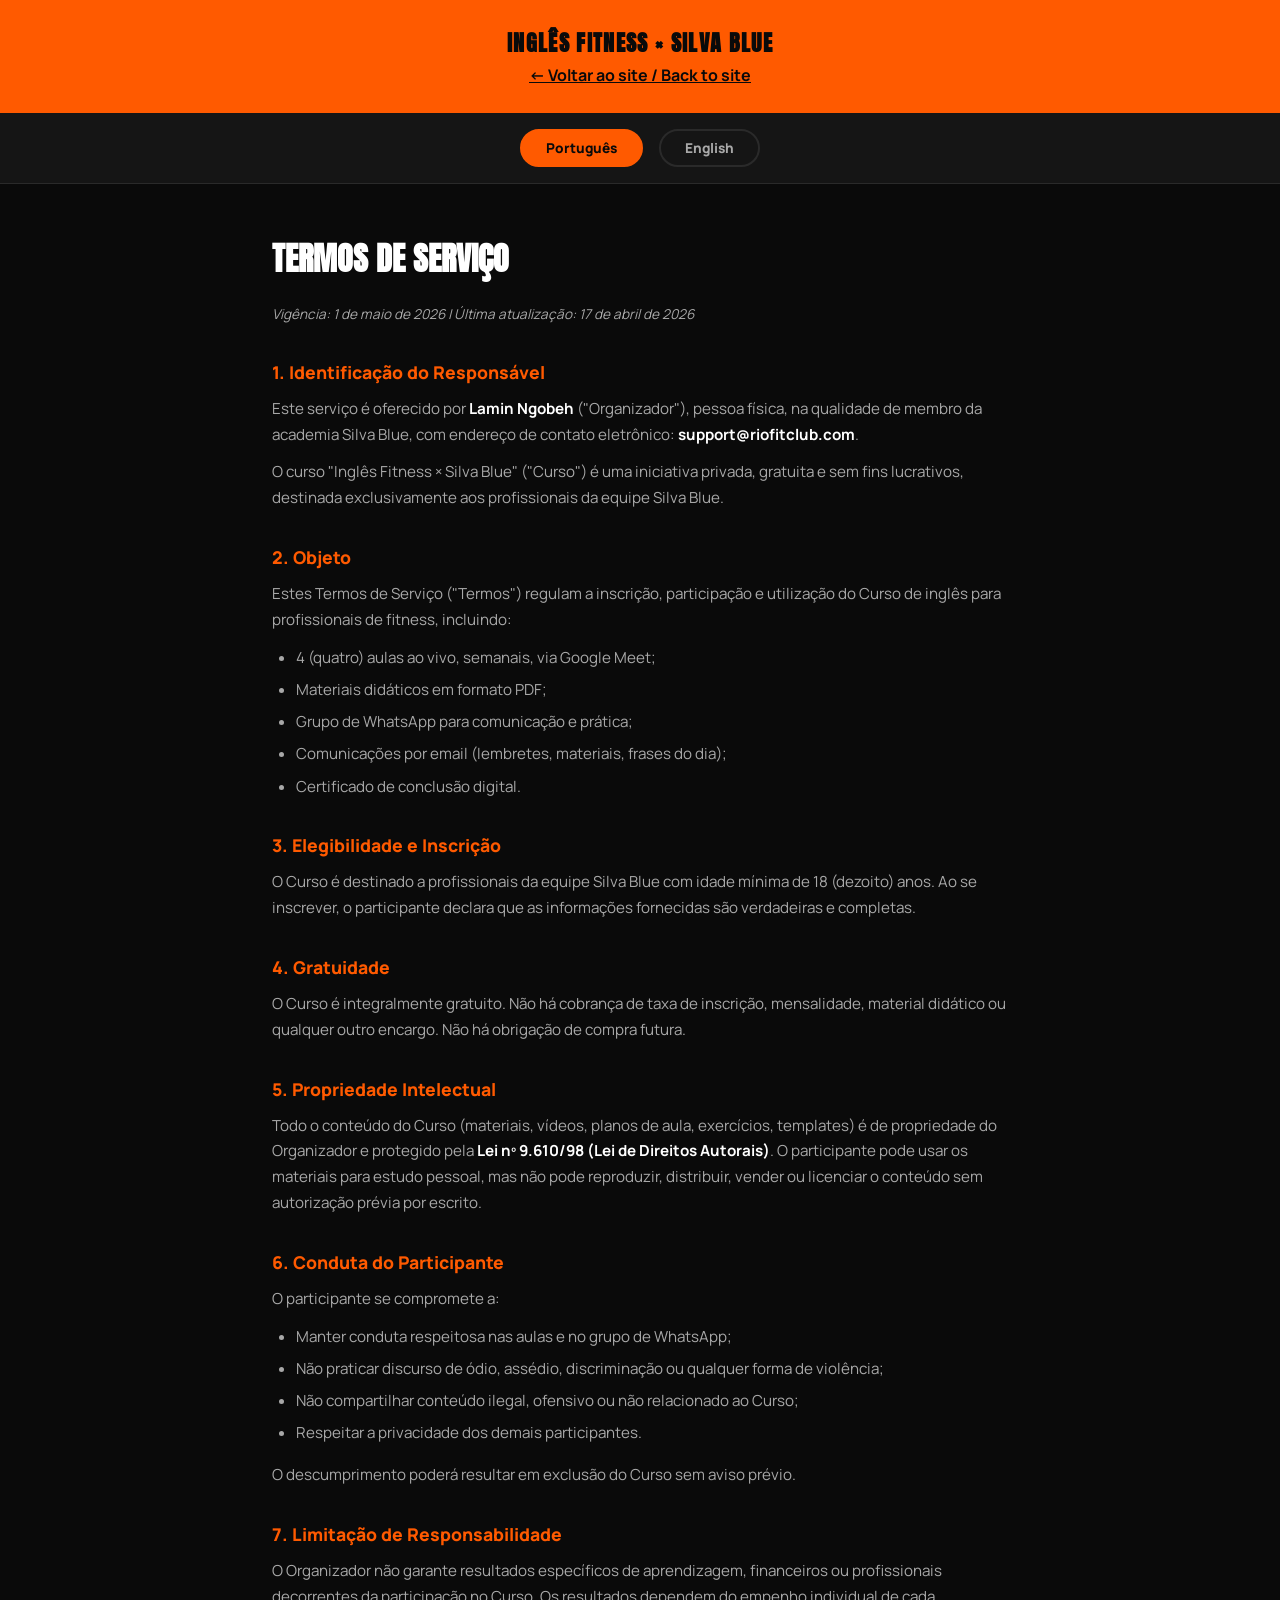
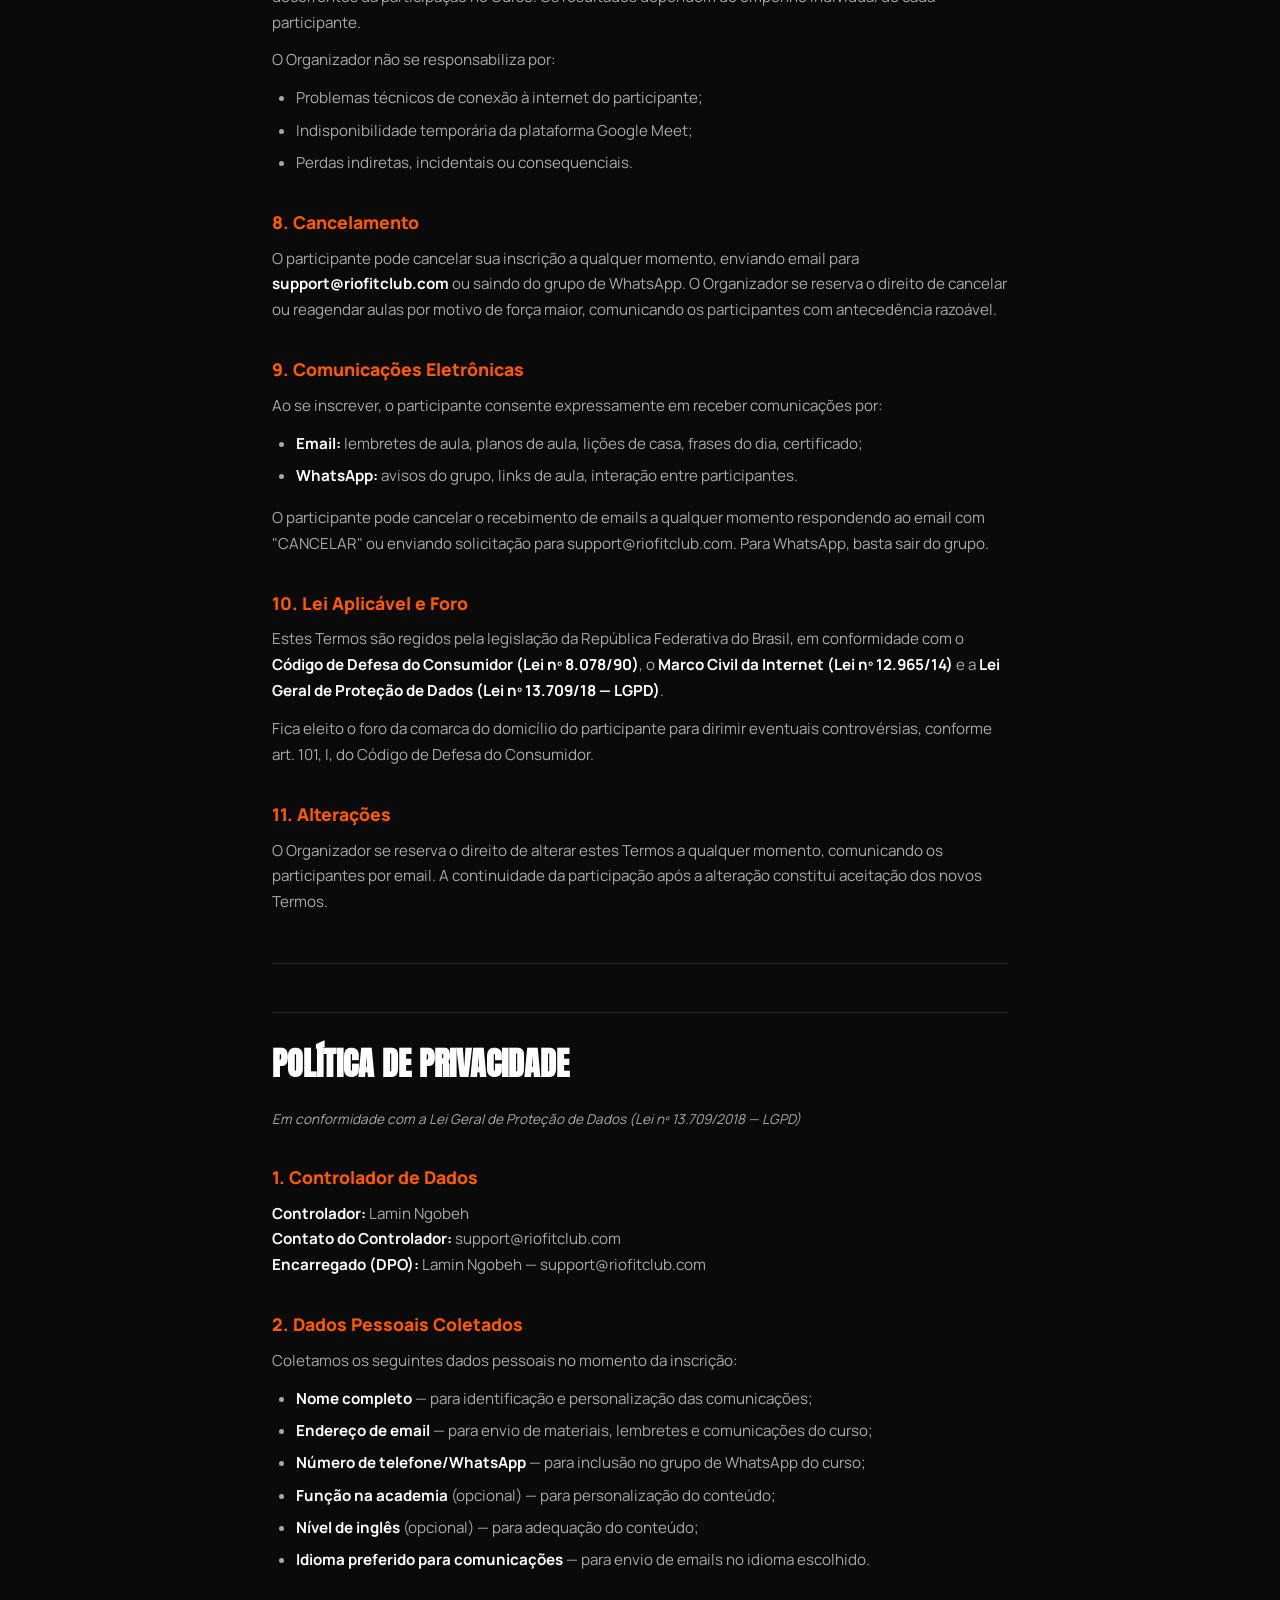
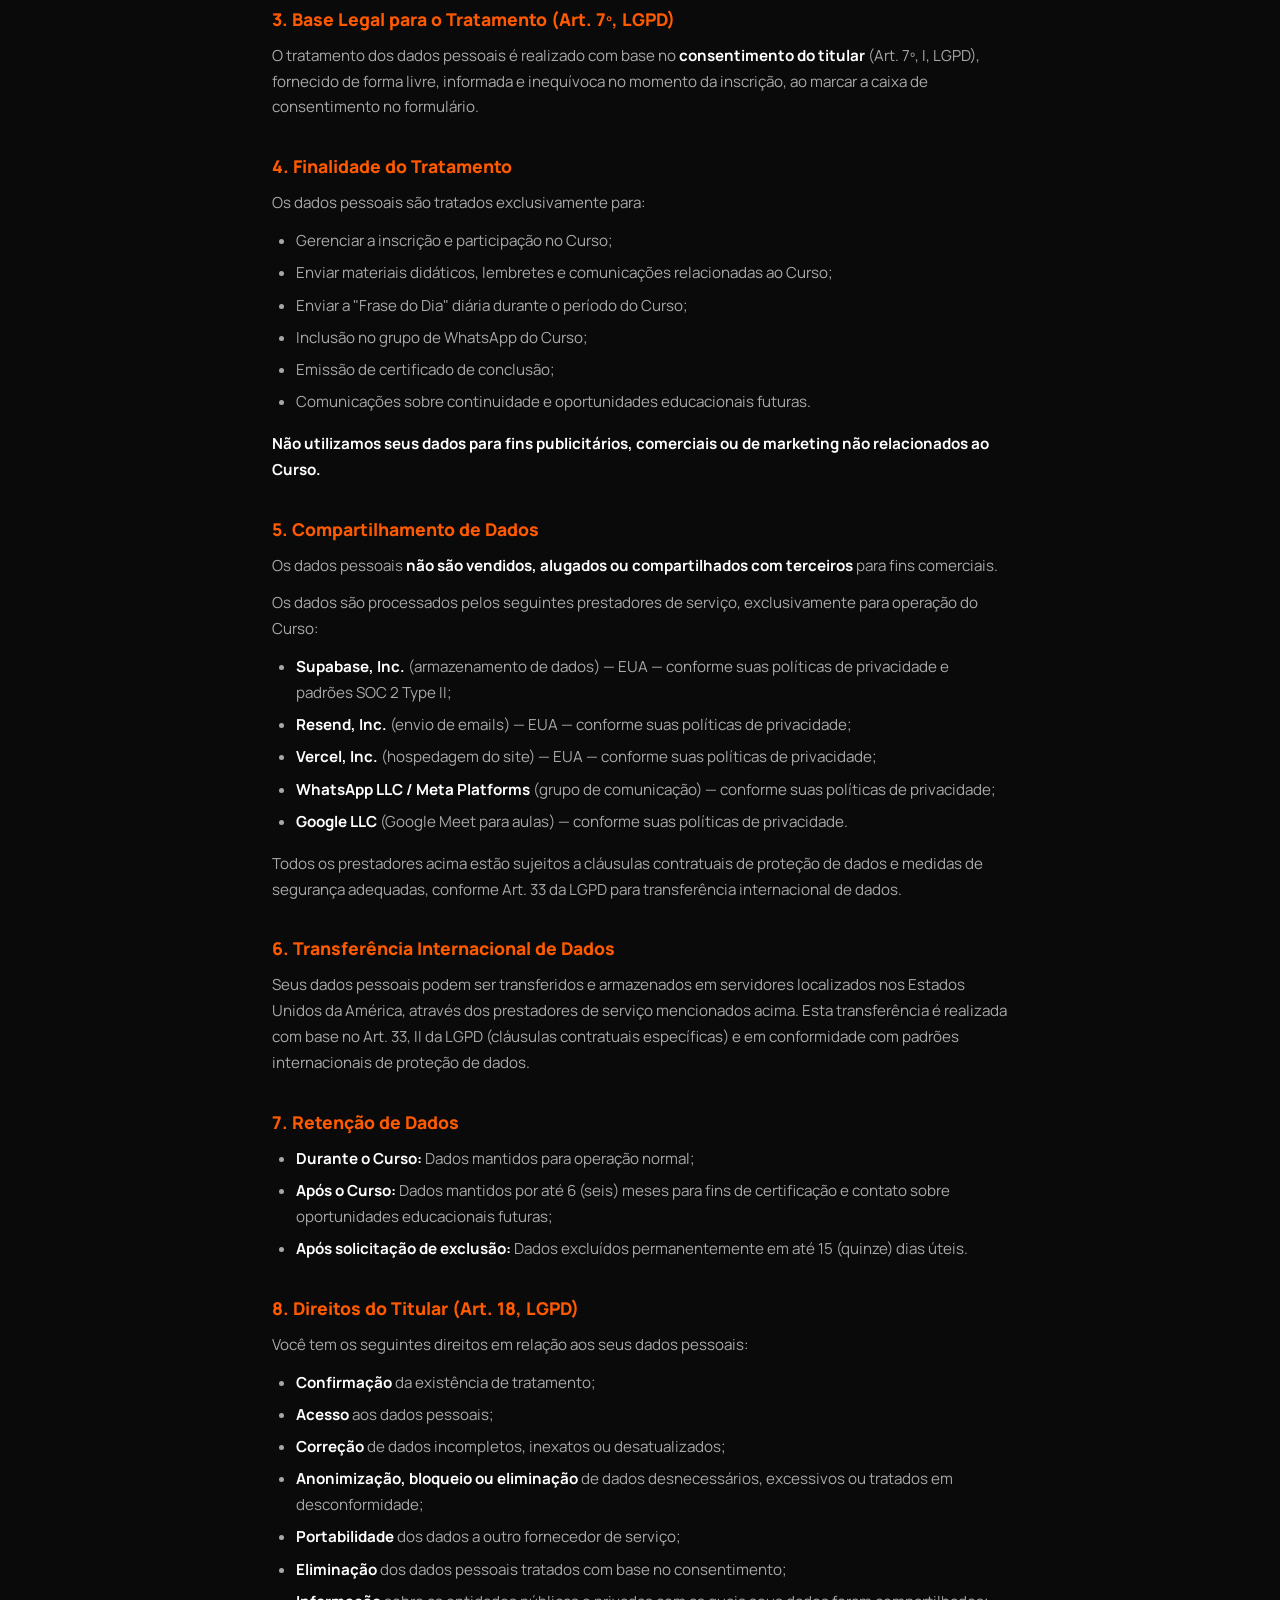
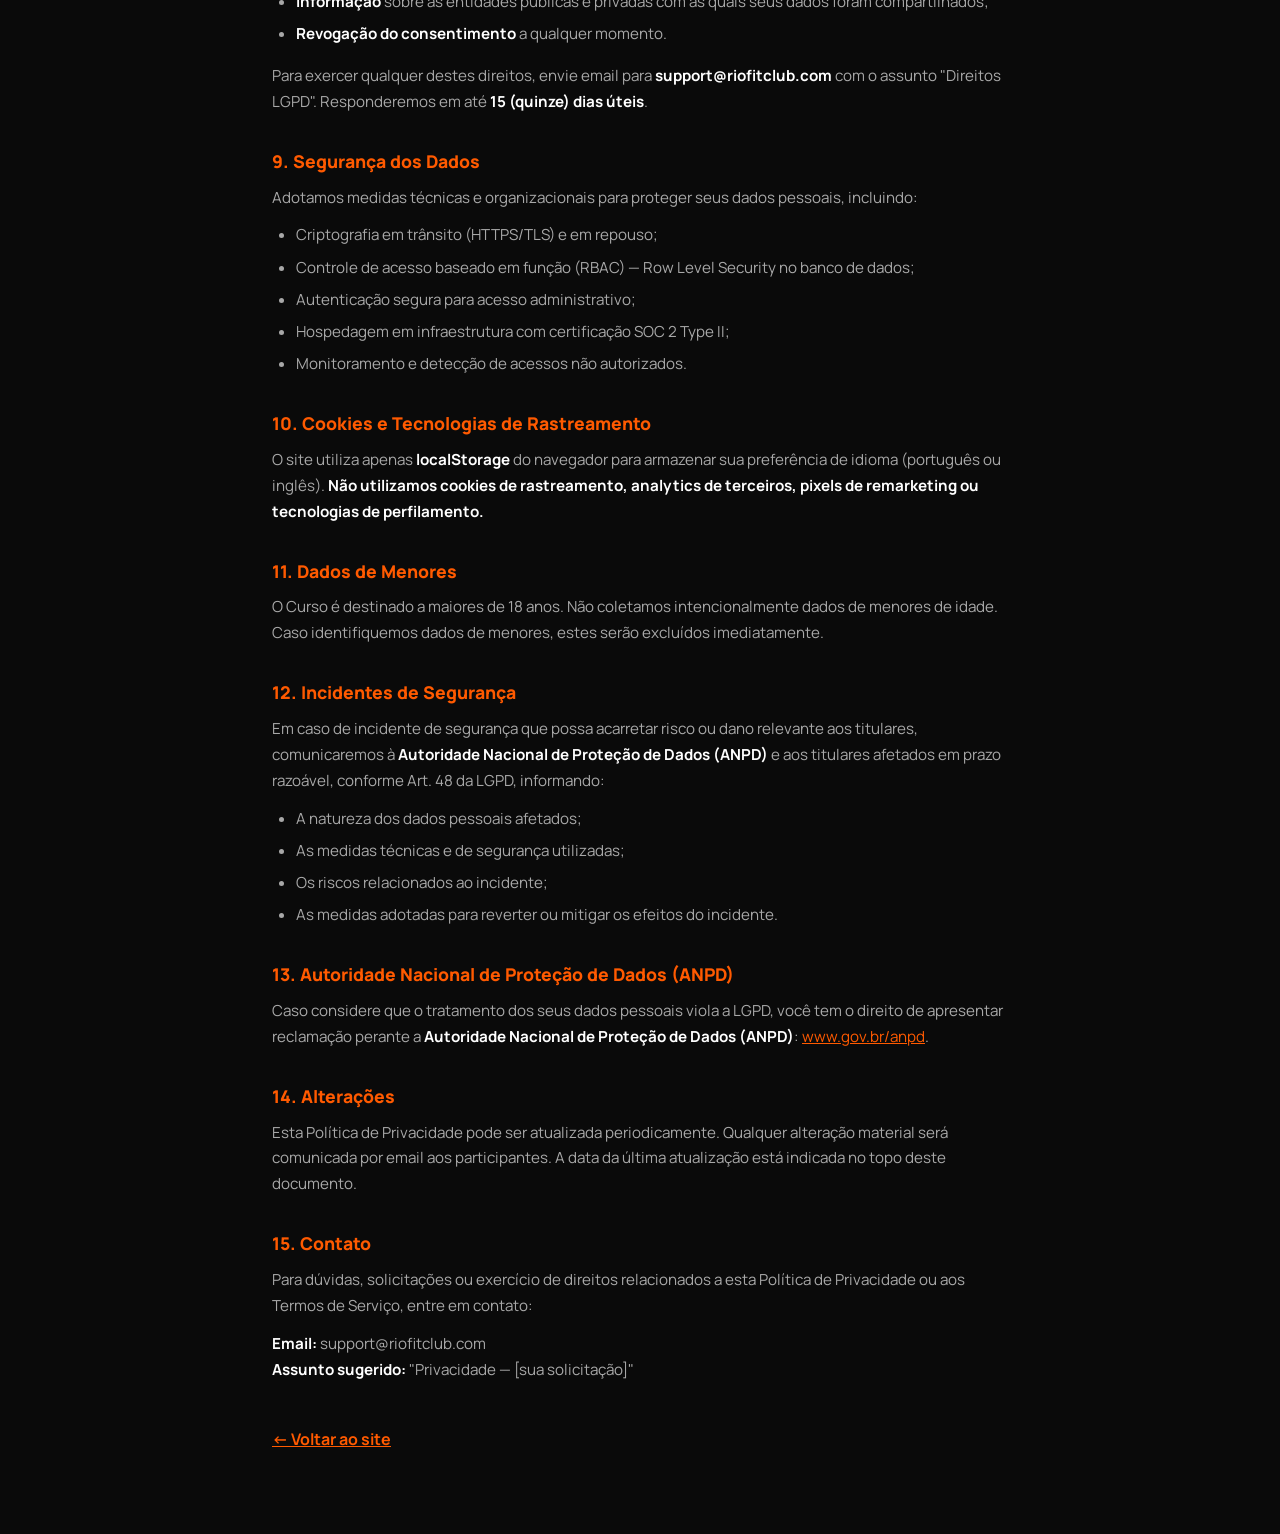
<file: legal.html>
<!DOCTYPE html>
<html lang="pt-BR">
<head>
  <meta charset="UTF-8">
  <meta name="viewport" content="width=device-width, initial-scale=1.0">
  <meta name="robots" content="noindex">
  <title>Termos de Serviço & Política de Privacidade — Inglês Fitness × Silva Blue</title>
  <link rel="icon" type="image/png" sizes="32x32" href="/favicon-32.png">
  <link rel="preconnect" href="https://fonts.googleapis.com">
  <link rel="preconnect" href="https://fonts.gstatic.com" crossorigin>
  <link href="https://fonts.googleapis.com/css2?family=Anton&family=Manrope:wght@400;500;600;700;800&display=swap" rel="stylesheet">
  <style>
    :root {
      --orange: #FF5A00;
      --black: #0A0A0A;
      --black-2: #151515;
      --border: #2A2A2A;
      --white: #FFFFFF;
      --off-white: #F4F1EB;
      --muted: #A8A8A8;
      --display: 'Anton', 'Impact', sans-serif;
      --body: 'Manrope', -apple-system, BlinkMacSystemFont, sans-serif;
    }
    *, *::before, *::after { box-sizing: border-box; margin: 0; padding: 0; }
    html { scroll-behavior: smooth; }
    body { font-family: var(--body); background: var(--black); color: var(--off-white); line-height: 1.7; -webkit-font-smoothing: antialiased; }
    a { color: var(--orange); }

    .legal-header {
      background: var(--orange);
      padding: 1.5rem 2rem;
      text-align: center;
    }
    .legal-header h1 {
      font-family: var(--display);
      font-size: 1.4rem;
      color: var(--black);
      letter-spacing: 0.06em;
    }
    .legal-header a { color: var(--black); font-weight: 700; text-decoration: underline; }

    .lang-bar {
      display: flex;
      justify-content: center;
      gap: 1rem;
      padding: 1rem;
      background: var(--black-2);
      border-bottom: 1px solid var(--border);
    }
    .lang-bar button {
      font-family: var(--body);
      font-weight: 800;
      font-size: 0.85rem;
      padding: 0.5rem 1.5rem;
      border-radius: 999px;
      border: 2px solid var(--border);
      background: transparent;
      color: var(--muted);
      cursor: pointer;
      transition: all 0.15s ease;
    }
    .lang-bar button.active {
      background: var(--orange);
      color: var(--black);
      border-color: var(--orange);
    }

    .legal-content {
      max-width: 800px;
      margin: 0 auto;
      padding: 3rem 2rem 5rem;
    }

    .legal-section { display: none; }
    .legal-section.active { display: block; }

    h2 {
      font-family: var(--display);
      font-size: 2rem;
      color: var(--white);
      margin: 3rem 0 1rem;
      padding-top: 1.5rem;
      border-top: 1px solid var(--border);
    }
    h2:first-of-type { border-top: none; padding-top: 0; margin-top: 0; }
    h3 {
      font-size: 1.1rem;
      color: var(--orange);
      margin: 2rem 0 0.5rem;
      font-weight: 800;
    }
    p, li { font-size: 0.95rem; color: var(--muted); margin-bottom: 0.75rem; }
    ul, ol { padding-left: 1.5rem; margin-bottom: 1rem; }
    li { margin-bottom: 0.4rem; }
    strong { color: var(--white); }
    .effective { font-size: 0.85rem; color: var(--muted); margin-bottom: 2rem; font-style: italic; }
    .back-link { display: inline-block; margin-top: 2rem; color: var(--orange); font-weight: 700; }
  </style>
</head>
<body>

<div class="legal-header">
  <h1>INGLÊS FITNESS × SILVA BLUE</h1>
  <a href="/">← Voltar ao site / Back to site</a>
</div>

<div class="lang-bar">
  <button class="active" onclick="showLang('pt')">Português</button>
  <button onclick="showLang('en')">English</button>
</div>

<div class="legal-content">

<!-- ============================================
     PORTUGUESE VERSION
     ============================================ -->
<div class="legal-section active" id="legal-pt">

<h2>TERMOS DE SERVIÇO</h2>
<p class="effective">Vigência: 1 de maio de 2026 | Última atualização: 17 de abril de 2026</p>

<h3>1. Identificação do Responsável</h3>
<p>Este serviço é oferecido por <strong>Lamin Ngobeh</strong> ("Organizador"), pessoa física, na qualidade de membro da academia Silva Blue, com endereço de contato eletrônico: <strong>support@riofitclub.com</strong>.</p>
<p>O curso "Inglês Fitness × Silva Blue" ("Curso") é uma iniciativa privada, gratuita e sem fins lucrativos, destinada exclusivamente aos profissionais da equipe Silva Blue.</p>

<h3>2. Objeto</h3>
<p>Estes Termos de Serviço ("Termos") regulam a inscrição, participação e utilização do Curso de inglês para profissionais de fitness, incluindo:</p>
<ul>
<li>4 (quatro) aulas ao vivo, semanais, via Google Meet;</li>
<li>Materiais didáticos em formato PDF;</li>
<li>Grupo de WhatsApp para comunicação e prática;</li>
<li>Comunicações por email (lembretes, materiais, frases do dia);</li>
<li>Certificado de conclusão digital.</li>
</ul>

<h3>3. Elegibilidade e Inscrição</h3>
<p>O Curso é destinado a profissionais da equipe Silva Blue com idade mínima de 18 (dezoito) anos. Ao se inscrever, o participante declara que as informações fornecidas são verdadeiras e completas.</p>

<h3>4. Gratuidade</h3>
<p>O Curso é integralmente gratuito. Não há cobrança de taxa de inscrição, mensalidade, material didático ou qualquer outro encargo. Não há obrigação de compra futura.</p>

<h3>5. Propriedade Intelectual</h3>
<p>Todo o conteúdo do Curso (materiais, vídeos, planos de aula, exercícios, templates) é de propriedade do Organizador e protegido pela <strong>Lei nº 9.610/98 (Lei de Direitos Autorais)</strong>. O participante pode usar os materiais para estudo pessoal, mas não pode reproduzir, distribuir, vender ou licenciar o conteúdo sem autorização prévia por escrito.</p>

<h3>6. Conduta do Participante</h3>
<p>O participante se compromete a:</p>
<ul>
<li>Manter conduta respeitosa nas aulas e no grupo de WhatsApp;</li>
<li>Não praticar discurso de ódio, assédio, discriminação ou qualquer forma de violência;</li>
<li>Não compartilhar conteúdo ilegal, ofensivo ou não relacionado ao Curso;</li>
<li>Respeitar a privacidade dos demais participantes.</li>
</ul>
<p>O descumprimento poderá resultar em exclusão do Curso sem aviso prévio.</p>

<h3>7. Limitação de Responsabilidade</h3>
<p>O Organizador não garante resultados específicos de aprendizagem, financeiros ou profissionais decorrentes da participação no Curso. Os resultados dependem do empenho individual de cada participante.</p>
<p>O Organizador não se responsabiliza por:</p>
<ul>
<li>Problemas técnicos de conexão à internet do participante;</li>
<li>Indisponibilidade temporária da plataforma Google Meet;</li>
<li>Perdas indiretas, incidentais ou consequenciais.</li>
</ul>

<h3>8. Cancelamento</h3>
<p>O participante pode cancelar sua inscrição a qualquer momento, enviando email para <strong>support@riofitclub.com</strong> ou saindo do grupo de WhatsApp. O Organizador se reserva o direito de cancelar ou reagendar aulas por motivo de força maior, comunicando os participantes com antecedência razoável.</p>

<h3>9. Comunicações Eletrônicas</h3>
<p>Ao se inscrever, o participante consente expressamente em receber comunicações por:</p>
<ul>
<li><strong>Email:</strong> lembretes de aula, planos de aula, lições de casa, frases do dia, certificado;</li>
<li><strong>WhatsApp:</strong> avisos do grupo, links de aula, interação entre participantes.</li>
</ul>
<p>O participante pode cancelar o recebimento de emails a qualquer momento respondendo ao email com "CANCELAR" ou enviando solicitação para support@riofitclub.com. Para WhatsApp, basta sair do grupo.</p>

<h3>10. Lei Aplicável e Foro</h3>
<p>Estes Termos são regidos pela legislação da República Federativa do Brasil, em conformidade com o <strong>Código de Defesa do Consumidor (Lei nº 8.078/90)</strong>, o <strong>Marco Civil da Internet (Lei nº 12.965/14)</strong> e a <strong>Lei Geral de Proteção de Dados (Lei nº 13.709/18 — LGPD)</strong>.</p>
<p>Fica eleito o foro da comarca do domicílio do participante para dirimir eventuais controvérsias, conforme art. 101, I, do Código de Defesa do Consumidor.</p>

<h3>11. Alterações</h3>
<p>O Organizador se reserva o direito de alterar estes Termos a qualquer momento, comunicando os participantes por email. A continuidade da participação após a alteração constitui aceitação dos novos Termos.</p>

<hr style="border:none;border-top:1px solid #2A2A2A;margin:3rem 0;">

<h2>POLÍTICA DE PRIVACIDADE</h2>
<p class="effective">Em conformidade com a Lei Geral de Proteção de Dados (Lei nº 13.709/2018 — LGPD)</p>

<h3>1. Controlador de Dados</h3>
<p><strong>Controlador:</strong> Lamin Ngobeh<br>
<strong>Contato do Controlador:</strong> support@riofitclub.com<br>
<strong>Encarregado (DPO):</strong> Lamin Ngobeh — support@riofitclub.com</p>

<h3>2. Dados Pessoais Coletados</h3>
<p>Coletamos os seguintes dados pessoais no momento da inscrição:</p>
<ul>
<li><strong>Nome completo</strong> — para identificação e personalização das comunicações;</li>
<li><strong>Endereço de email</strong> — para envio de materiais, lembretes e comunicações do curso;</li>
<li><strong>Número de telefone/WhatsApp</strong> — para inclusão no grupo de WhatsApp do curso;</li>
<li><strong>Função na academia</strong> (opcional) — para personalização do conteúdo;</li>
<li><strong>Nível de inglês</strong> (opcional) — para adequação do conteúdo;</li>
<li><strong>Idioma preferido para comunicações</strong> — para envio de emails no idioma escolhido.</li>
</ul>

<h3>3. Base Legal para o Tratamento (Art. 7º, LGPD)</h3>
<p>O tratamento dos dados pessoais é realizado com base no <strong>consentimento do titular</strong> (Art. 7º, I, LGPD), fornecido de forma livre, informada e inequívoca no momento da inscrição, ao marcar a caixa de consentimento no formulário.</p>

<h3>4. Finalidade do Tratamento</h3>
<p>Os dados pessoais são tratados exclusivamente para:</p>
<ul>
<li>Gerenciar a inscrição e participação no Curso;</li>
<li>Enviar materiais didáticos, lembretes e comunicações relacionadas ao Curso;</li>
<li>Enviar a "Frase do Dia" diária durante o período do Curso;</li>
<li>Inclusão no grupo de WhatsApp do Curso;</li>
<li>Emissão de certificado de conclusão;</li>
<li>Comunicações sobre continuidade e oportunidades educacionais futuras.</li>
</ul>
<p><strong>Não utilizamos seus dados para fins publicitários, comerciais ou de marketing não relacionados ao Curso.</strong></p>

<h3>5. Compartilhamento de Dados</h3>
<p>Os dados pessoais <strong>não são vendidos, alugados ou compartilhados com terceiros</strong> para fins comerciais.</p>
<p>Os dados são processados pelos seguintes prestadores de serviço, exclusivamente para operação do Curso:</p>
<ul>
<li><strong>Supabase, Inc.</strong> (armazenamento de dados) — EUA — conforme suas políticas de privacidade e padrões SOC 2 Type II;</li>
<li><strong>Resend, Inc.</strong> (envio de emails) — EUA — conforme suas políticas de privacidade;</li>
<li><strong>Vercel, Inc.</strong> (hospedagem do site) — EUA — conforme suas políticas de privacidade;</li>
<li><strong>WhatsApp LLC / Meta Platforms</strong> (grupo de comunicação) — conforme suas políticas de privacidade;</li>
<li><strong>Google LLC</strong> (Google Meet para aulas) — conforme suas políticas de privacidade.</li>
</ul>
<p>Todos os prestadores acima estão sujeitos a cláusulas contratuais de proteção de dados e medidas de segurança adequadas, conforme Art. 33 da LGPD para transferência internacional de dados.</p>

<h3>6. Transferência Internacional de Dados</h3>
<p>Seus dados pessoais podem ser transferidos e armazenados em servidores localizados nos Estados Unidos da América, através dos prestadores de serviço mencionados acima. Esta transferência é realizada com base no Art. 33, II da LGPD (cláusulas contratuais específicas) e em conformidade com padrões internacionais de proteção de dados.</p>

<h3>7. Retenção de Dados</h3>
<ul>
<li><strong>Durante o Curso:</strong> Dados mantidos para operação normal;</li>
<li><strong>Após o Curso:</strong> Dados mantidos por até 6 (seis) meses para fins de certificação e contato sobre oportunidades educacionais futuras;</li>
<li><strong>Após solicitação de exclusão:</strong> Dados excluídos permanentemente em até 15 (quinze) dias úteis.</li>
</ul>

<h3>8. Direitos do Titular (Art. 18, LGPD)</h3>
<p>Você tem os seguintes direitos em relação aos seus dados pessoais:</p>
<ul>
<li><strong>Confirmação</strong> da existência de tratamento;</li>
<li><strong>Acesso</strong> aos dados pessoais;</li>
<li><strong>Correção</strong> de dados incompletos, inexatos ou desatualizados;</li>
<li><strong>Anonimização, bloqueio ou eliminação</strong> de dados desnecessários, excessivos ou tratados em desconformidade;</li>
<li><strong>Portabilidade</strong> dos dados a outro fornecedor de serviço;</li>
<li><strong>Eliminação</strong> dos dados pessoais tratados com base no consentimento;</li>
<li><strong>Informação</strong> sobre as entidades públicas e privadas com as quais seus dados foram compartilhados;</li>
<li><strong>Revogação do consentimento</strong> a qualquer momento.</li>
</ul>
<p>Para exercer qualquer destes direitos, envie email para <strong>support@riofitclub.com</strong> com o assunto "Direitos LGPD". Responderemos em até <strong>15 (quinze) dias úteis</strong>.</p>

<h3>9. Segurança dos Dados</h3>
<p>Adotamos medidas técnicas e organizacionais para proteger seus dados pessoais, incluindo:</p>
<ul>
<li>Criptografia em trânsito (HTTPS/TLS) e em repouso;</li>
<li>Controle de acesso baseado em função (RBAC) — Row Level Security no banco de dados;</li>
<li>Autenticação segura para acesso administrativo;</li>
<li>Hospedagem em infraestrutura com certificação SOC 2 Type II;</li>
<li>Monitoramento e detecção de acessos não autorizados.</li>
</ul>

<h3>10. Cookies e Tecnologias de Rastreamento</h3>
<p>O site utiliza apenas <strong>localStorage</strong> do navegador para armazenar sua preferência de idioma (português ou inglês). <strong>Não utilizamos cookies de rastreamento, analytics de terceiros, pixels de remarketing ou tecnologias de perfilamento.</strong></p>

<h3>11. Dados de Menores</h3>
<p>O Curso é destinado a maiores de 18 anos. Não coletamos intencionalmente dados de menores de idade. Caso identifiquemos dados de menores, estes serão excluídos imediatamente.</p>

<h3>12. Incidentes de Segurança</h3>
<p>Em caso de incidente de segurança que possa acarretar risco ou dano relevante aos titulares, comunicaremos à <strong>Autoridade Nacional de Proteção de Dados (ANPD)</strong> e aos titulares afetados em prazo razoável, conforme Art. 48 da LGPD, informando:</p>
<ul>
<li>A natureza dos dados pessoais afetados;</li>
<li>As medidas técnicas e de segurança utilizadas;</li>
<li>Os riscos relacionados ao incidente;</li>
<li>As medidas adotadas para reverter ou mitigar os efeitos do incidente.</li>
</ul>

<h3>13. Autoridade Nacional de Proteção de Dados (ANPD)</h3>
<p>Caso considere que o tratamento dos seus dados pessoais viola a LGPD, você tem o direito de apresentar reclamação perante a <strong>Autoridade Nacional de Proteção de Dados (ANPD)</strong>: <a href="https://www.gov.br/anpd" target="_blank">www.gov.br/anpd</a>.</p>

<h3>14. Alterações</h3>
<p>Esta Política de Privacidade pode ser atualizada periodicamente. Qualquer alteração material será comunicada por email aos participantes. A data da última atualização está indicada no topo deste documento.</p>

<h3>15. Contato</h3>
<p>Para dúvidas, solicitações ou exercício de direitos relacionados a esta Política de Privacidade ou aos Termos de Serviço, entre em contato:</p>
<p><strong>Email:</strong> support@riofitclub.com<br>
<strong>Assunto sugerido:</strong> "Privacidade — [sua solicitação]"</p>

<a href="/" class="back-link">← Voltar ao site</a>
</div>

<!-- ============================================
     ENGLISH VERSION
     ============================================ -->
<div class="legal-section" id="legal-en">

<h2>TERMS OF SERVICE</h2>
<p class="effective">Effective: May 1, 2026 | Last updated: April 17, 2026</p>

<h3>1. Service Provider</h3>
<p>This service is provided by <strong>Lamin Ngobeh</strong> ("Organizer"), acting as a member of the Silva Blue gym, with contact email: <strong>support@riofitclub.com</strong>.</p>
<p>The "Fitness English × Silva Blue" course ("Course") is a private, free, non-profit initiative exclusively for Silva Blue team professionals.</p>

<h3>2. Scope</h3>
<p>These Terms of Service ("Terms") govern registration, participation, and use of the fitness English course, including:</p>
<ul>
<li>4 (four) weekly live classes via Google Meet;</li>
<li>Lesson plan materials in PDF format;</li>
<li>WhatsApp group for communication and practice;</li>
<li>Email communications (reminders, materials, daily phrases);</li>
<li>Digital completion certificate.</li>
</ul>

<h3>3. Eligibility</h3>
<p>The Course is intended for Silva Blue team professionals aged 18 or older. By registering, the participant declares that all information provided is true and complete.</p>

<h3>4. Free of Charge</h3>
<p>The Course is entirely free. There are no registration fees, tuition, material costs, or any other charges. There is no obligation to make any future purchases.</p>

<h3>5. Intellectual Property</h3>
<p>All Course content (materials, videos, lesson plans, exercises, templates) is the property of the Organizer and protected by <strong>Brazilian Copyright Law (Law No. 9,610/98)</strong>. Participants may use materials for personal study but may not reproduce, distribute, sell, or license the content without prior written authorization.</p>

<h3>6. Participant Conduct</h3>
<p>Participants agree to:</p>
<ul>
<li>Maintain respectful conduct during classes and in the WhatsApp group;</li>
<li>Refrain from hate speech, harassment, discrimination, or any form of violence;</li>
<li>Not share illegal, offensive, or unrelated content;</li>
<li>Respect the privacy of other participants.</li>
</ul>
<p>Violations may result in removal from the Course without prior notice.</p>

<h3>7. Limitation of Liability</h3>
<p>The Organizer does not guarantee specific learning, financial, or professional outcomes from Course participation. Results depend on each participant's individual effort.</p>
<p>The Organizer is not liable for:</p>
<ul>
<li>Technical internet connectivity issues on the participant's end;</li>
<li>Temporary unavailability of the Google Meet platform;</li>
<li>Indirect, incidental, or consequential losses.</li>
</ul>

<h3>8. Cancellation</h3>
<p>Participants may cancel their registration at any time by emailing <strong>support@riofitclub.com</strong> or leaving the WhatsApp group. The Organizer reserves the right to cancel or reschedule classes due to force majeure, providing reasonable advance notice.</p>

<h3>9. Electronic Communications & A2P Compliance</h3>
<p>By registering, the participant expressly consents to receive communications via:</p>
<ul>
<li><strong>Email:</strong> class reminders, lesson plans, homework, daily phrases, certificate;</li>
<li><strong>WhatsApp:</strong> group announcements, class links, participant interaction.</li>
</ul>
<p>Participants may unsubscribe from emails at any time by replying "UNSUBSCRIBE" or emailing support@riofitclub.com. For WhatsApp, simply leave the group.</p>
<p><strong>A2P Compliance:</strong> All automated messages are sent with prior express consent, include sender identification, and provide clear opt-out mechanisms, in compliance with applicable telecommunications regulations.</p>

<h3>10. Governing Law</h3>
<p>These Terms are governed by the laws of the Federative Republic of Brazil, in compliance with the <strong>Consumer Protection Code (Law No. 8,078/90)</strong>, the <strong>Brazilian Internet Framework (Marco Civil da Internet — Law No. 12,965/14)</strong>, and the <strong>General Data Protection Law (Lei Geral de Proteção de Dados — Law No. 13,709/18 — LGPD)</strong>.</p>
<p>The forum of the participant's domicile is elected to resolve any disputes, pursuant to Art. 101, I, of the Consumer Protection Code.</p>

<h3>11. Changes</h3>
<p>The Organizer reserves the right to modify these Terms at any time, notifying participants by email. Continued participation after changes constitutes acceptance of the updated Terms.</p>

<hr style="border:none;border-top:1px solid #2A2A2A;margin:3rem 0;">

<h2>PRIVACY POLICY</h2>
<p class="effective">In compliance with the Brazilian General Data Protection Law (Lei Geral de Proteção de Dados — Law No. 13,709/2018 — LGPD)</p>

<h3>1. Data Controller</h3>
<p><strong>Controller:</strong> Lamin Ngobeh<br>
<strong>Contact:</strong> support@riofitclub.com<br>
<strong>Data Protection Officer (DPO):</strong> Lamin Ngobeh — support@riofitclub.com</p>

<h3>2. Personal Data Collected</h3>
<p>We collect the following personal data upon registration:</p>
<ul>
<li><strong>Full name</strong> — for identification and personalized communications;</li>
<li><strong>Email address</strong> — for sending materials, reminders, and course communications;</li>
<li><strong>Phone number / WhatsApp</strong> — for inclusion in the Course WhatsApp group;</li>
<li><strong>Role at the gym</strong> (optional) — for content personalization;</li>
<li><strong>English level</strong> (optional) — for content adaptation;</li>
<li><strong>Preferred communication language</strong> — for sending emails in the chosen language.</li>
</ul>

<h3>3. Legal Basis (Art. 7, LGPD)</h3>
<p>Personal data processing is based on the <strong>data subject's consent</strong> (Art. 7, I, LGPD), freely, informedly, and unambiguously provided at the time of registration by checking the consent checkbox on the form.</p>

<h3>4. Purpose of Processing</h3>
<p>Personal data is processed exclusively to:</p>
<ul>
<li>Manage Course registration and participation;</li>
<li>Send educational materials, reminders, and Course-related communications;</li>
<li>Send the daily "Phrase of the Day" during the Course period;</li>
<li>Include participants in the Course WhatsApp group;</li>
<li>Issue completion certificates;</li>
<li>Communicate about continuity and future educational opportunities.</li>
</ul>
<p><strong>We do not use your data for advertising, commercial, or marketing purposes unrelated to the Course.</strong></p>

<h3>5. Data Sharing</h3>
<p>Personal data is <strong>never sold, rented, or shared with third parties</strong> for commercial purposes.</p>
<p>Data is processed by the following service providers, exclusively for Course operations:</p>
<ul>
<li><strong>Supabase, Inc.</strong> (data storage) — USA — per their privacy policies and SOC 2 Type II standards;</li>
<li><strong>Resend, Inc.</strong> (email delivery) — USA — per their privacy policies;</li>
<li><strong>Vercel, Inc.</strong> (website hosting) — USA — per their privacy policies;</li>
<li><strong>WhatsApp LLC / Meta Platforms</strong> (communication group) — per their privacy policies;</li>
<li><strong>Google LLC</strong> (Google Meet for classes) — per their privacy policies.</li>
</ul>
<p>All providers above are subject to data protection contractual clauses and appropriate security measures, pursuant to Art. 33 of the LGPD for international data transfers.</p>

<h3>6. International Data Transfer</h3>
<p>Your personal data may be transferred to and stored on servers located in the United States of America through the service providers mentioned above. This transfer is carried out pursuant to Art. 33, II of the LGPD (specific contractual clauses) and in compliance with international data protection standards.</p>

<h3>7. Data Retention</h3>
<ul>
<li><strong>During the Course:</strong> Data maintained for normal operations;</li>
<li><strong>After the Course:</strong> Data retained for up to 6 (six) months for certification and future educational opportunities;</li>
<li><strong>After deletion request:</strong> Data permanently deleted within 15 (fifteen) business days.</li>
</ul>

<h3>8. Data Subject Rights (Art. 18, LGPD)</h3>
<p>You have the following rights regarding your personal data:</p>
<ul>
<li><strong>Confirmation</strong> of data processing;</li>
<li><strong>Access</strong> to your personal data;</li>
<li><strong>Correction</strong> of incomplete, inaccurate, or outdated data;</li>
<li><strong>Anonymization, blocking, or deletion</strong> of unnecessary, excessive, or non-compliant data;</li>
<li><strong>Portability</strong> of data to another service provider;</li>
<li><strong>Deletion</strong> of personal data processed based on consent;</li>
<li><strong>Information</strong> about public and private entities with which your data has been shared;</li>
<li><strong>Revocation of consent</strong> at any time.</li>
</ul>
<p>To exercise any of these rights, email <strong>support@riofitclub.com</strong> with the subject "LGPD Rights." We will respond within <strong>15 (fifteen) business days</strong>.</p>

<h3>9. Data Security</h3>
<p>We employ technical and organizational measures to protect your personal data, including:</p>
<ul>
<li>Encryption in transit (HTTPS/TLS) and at rest;</li>
<li>Role-based access control (RBAC) — Row Level Security on the database;</li>
<li>Secure authentication for administrative access;</li>
<li>Hosting on SOC 2 Type II certified infrastructure;</li>
<li>Monitoring and detection of unauthorized access attempts.</li>
</ul>

<h3>10. Cookies and Tracking Technologies</h3>
<p>The website uses only browser <strong>localStorage</strong> to store your language preference (Portuguese or English). <strong>We do not use tracking cookies, third-party analytics, remarketing pixels, or profiling technologies.</strong></p>

<h3>11. Children's Data</h3>
<p>The Course is intended for individuals aged 18 and older. We do not knowingly collect data from minors. If we identify data from minors, it will be deleted immediately.</p>

<h3>12. Security Incidents</h3>
<p>In the event of a security incident that may pose risk or relevant harm to data subjects, we will notify the <strong>Brazilian National Data Protection Authority (ANPD)</strong> and affected data subjects within a reasonable timeframe, pursuant to Art. 48 of the LGPD, including:</p>
<ul>
<li>The nature of affected personal data;</li>
<li>Technical and security measures employed;</li>
<li>Risks related to the incident;</li>
<li>Measures taken to reverse or mitigate the incident's effects.</li>
</ul>

<h3>13. Brazilian National Data Protection Authority (ANPD)</h3>
<p>If you believe your personal data processing violates the LGPD, you have the right to file a complaint with the <strong>Brazilian National Data Protection Authority (ANPD)</strong>: <a href="https://www.gov.br/anpd" target="_blank">www.gov.br/anpd</a>.</p>

<h3>14. Changes</h3>
<p>This Privacy Policy may be updated periodically. Any material changes will be communicated by email to participants. The date of the last update is indicated at the top of this document.</p>

<h3>15. Contact</h3>
<p>For questions, requests, or to exercise rights related to this Privacy Policy or the Terms of Service, please contact:</p>
<p><strong>Email:</strong> support@riofitclub.com<br>
<strong>Suggested subject:</strong> "Privacy — [your request]"</p>

<a href="/" class="back-link">← Back to site</a>
</div>

</div>

<script>
function showLang(lang) {
  document.querySelectorAll('.legal-section').forEach(function(el) { el.classList.remove('active'); });
  document.getElementById('legal-' + lang).classList.add('active');
  document.querySelectorAll('.lang-bar button').forEach(function(btn) {
    btn.classList.toggle('active', btn.textContent.toLowerCase().includes(lang === 'pt' ? 'port' : 'eng'));
  });
}
</script>

</body>
</html>
</file>
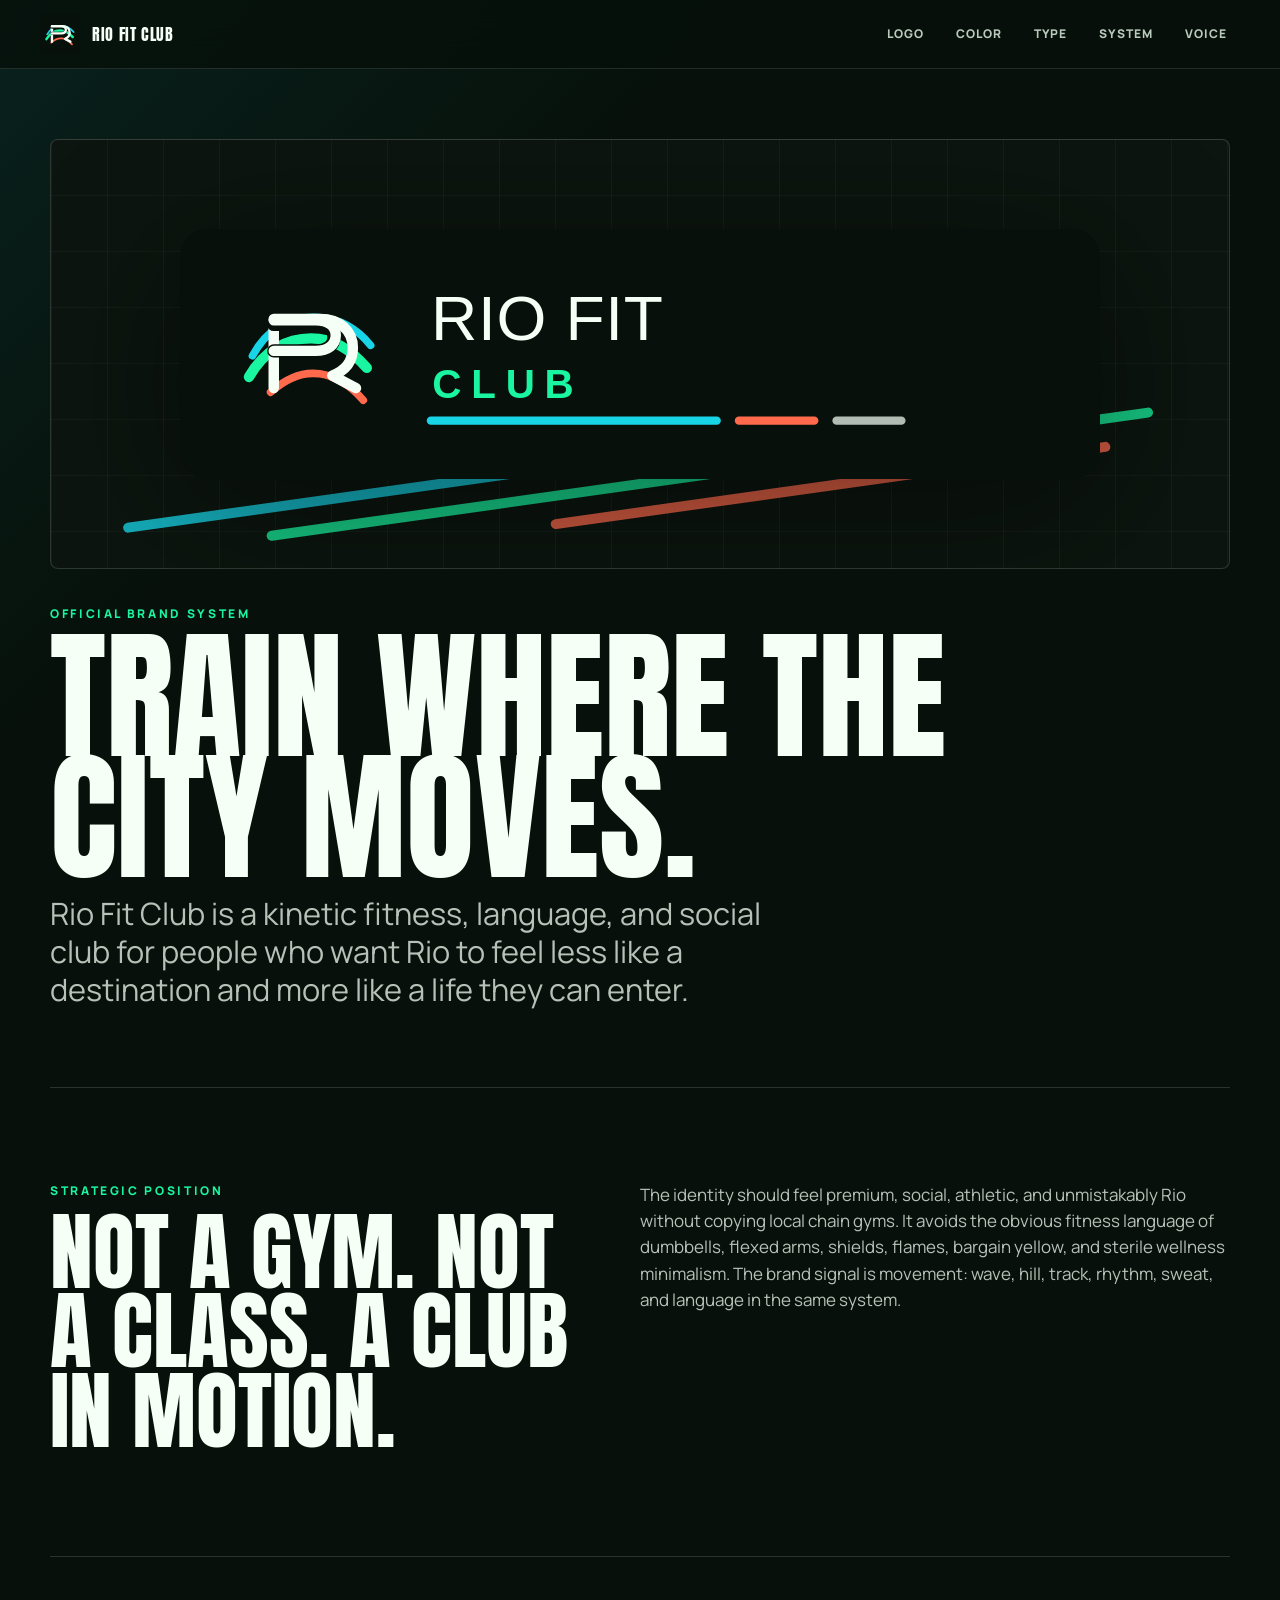
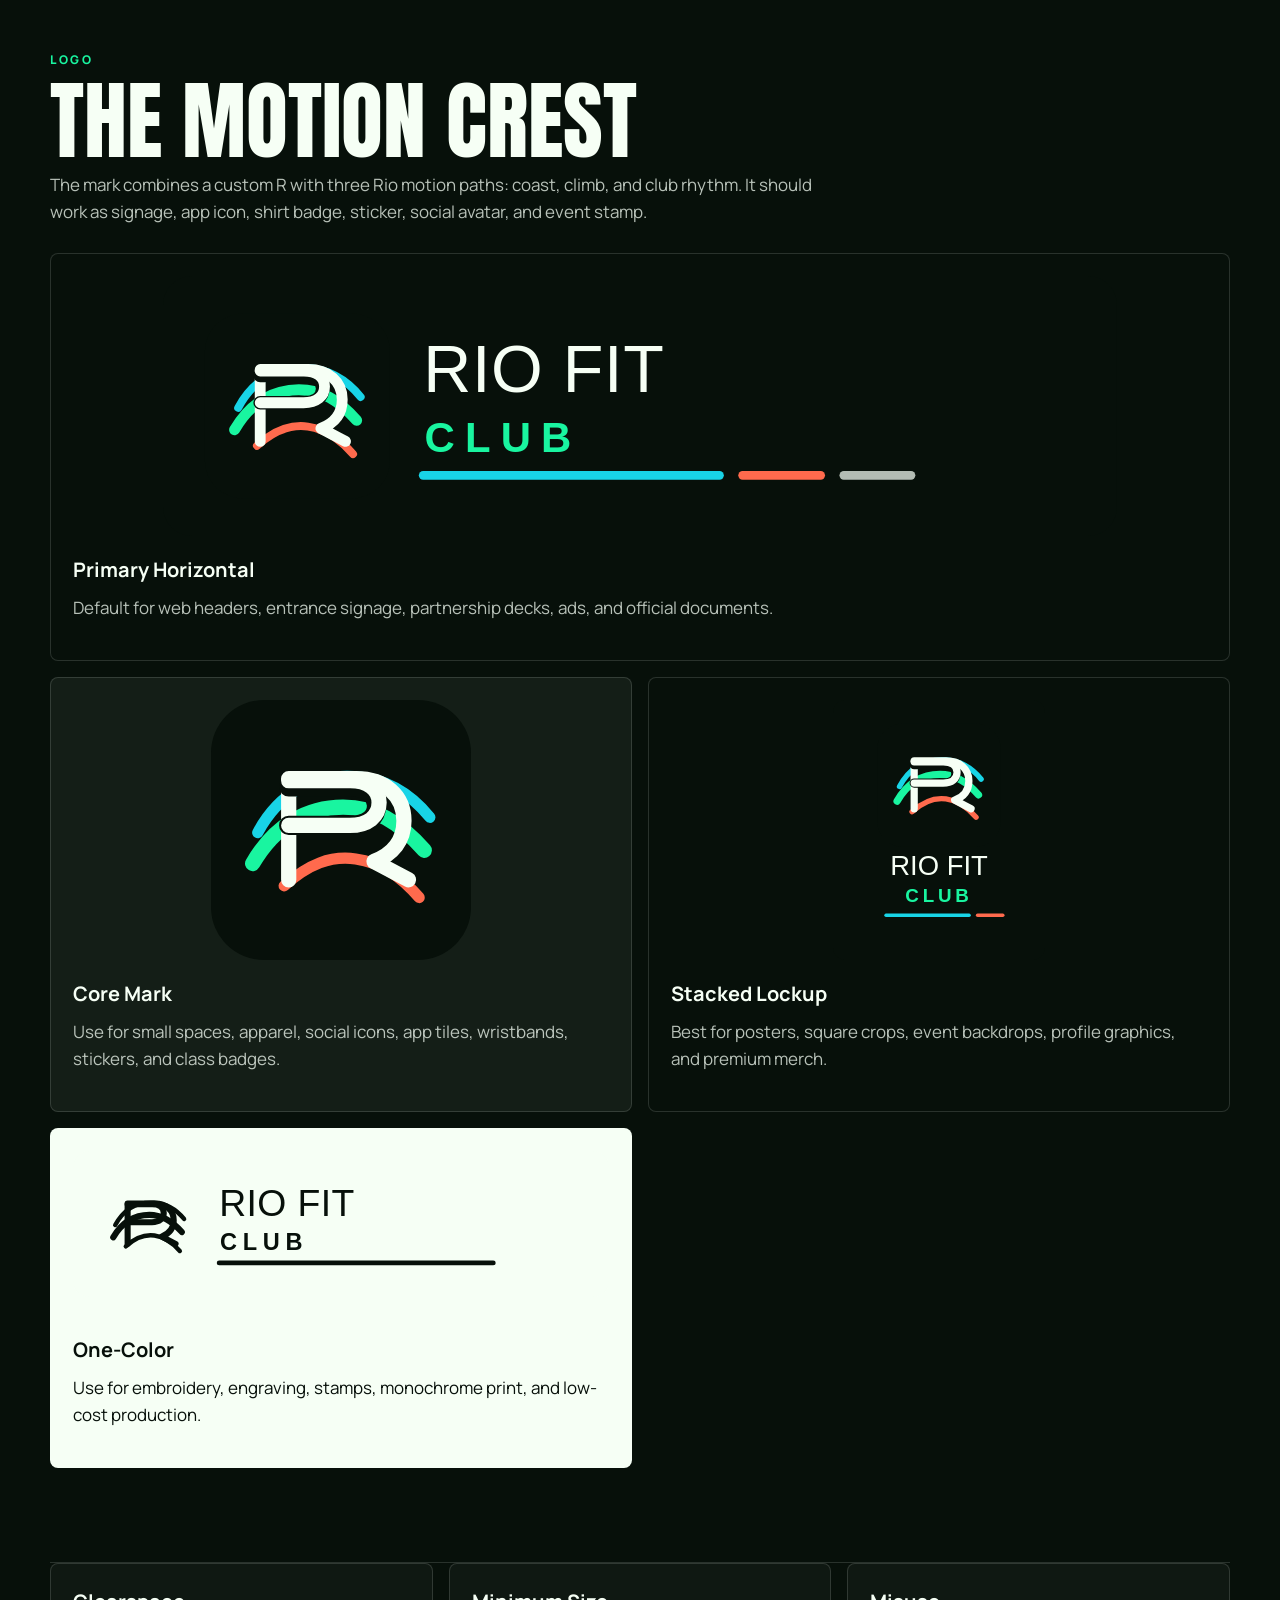
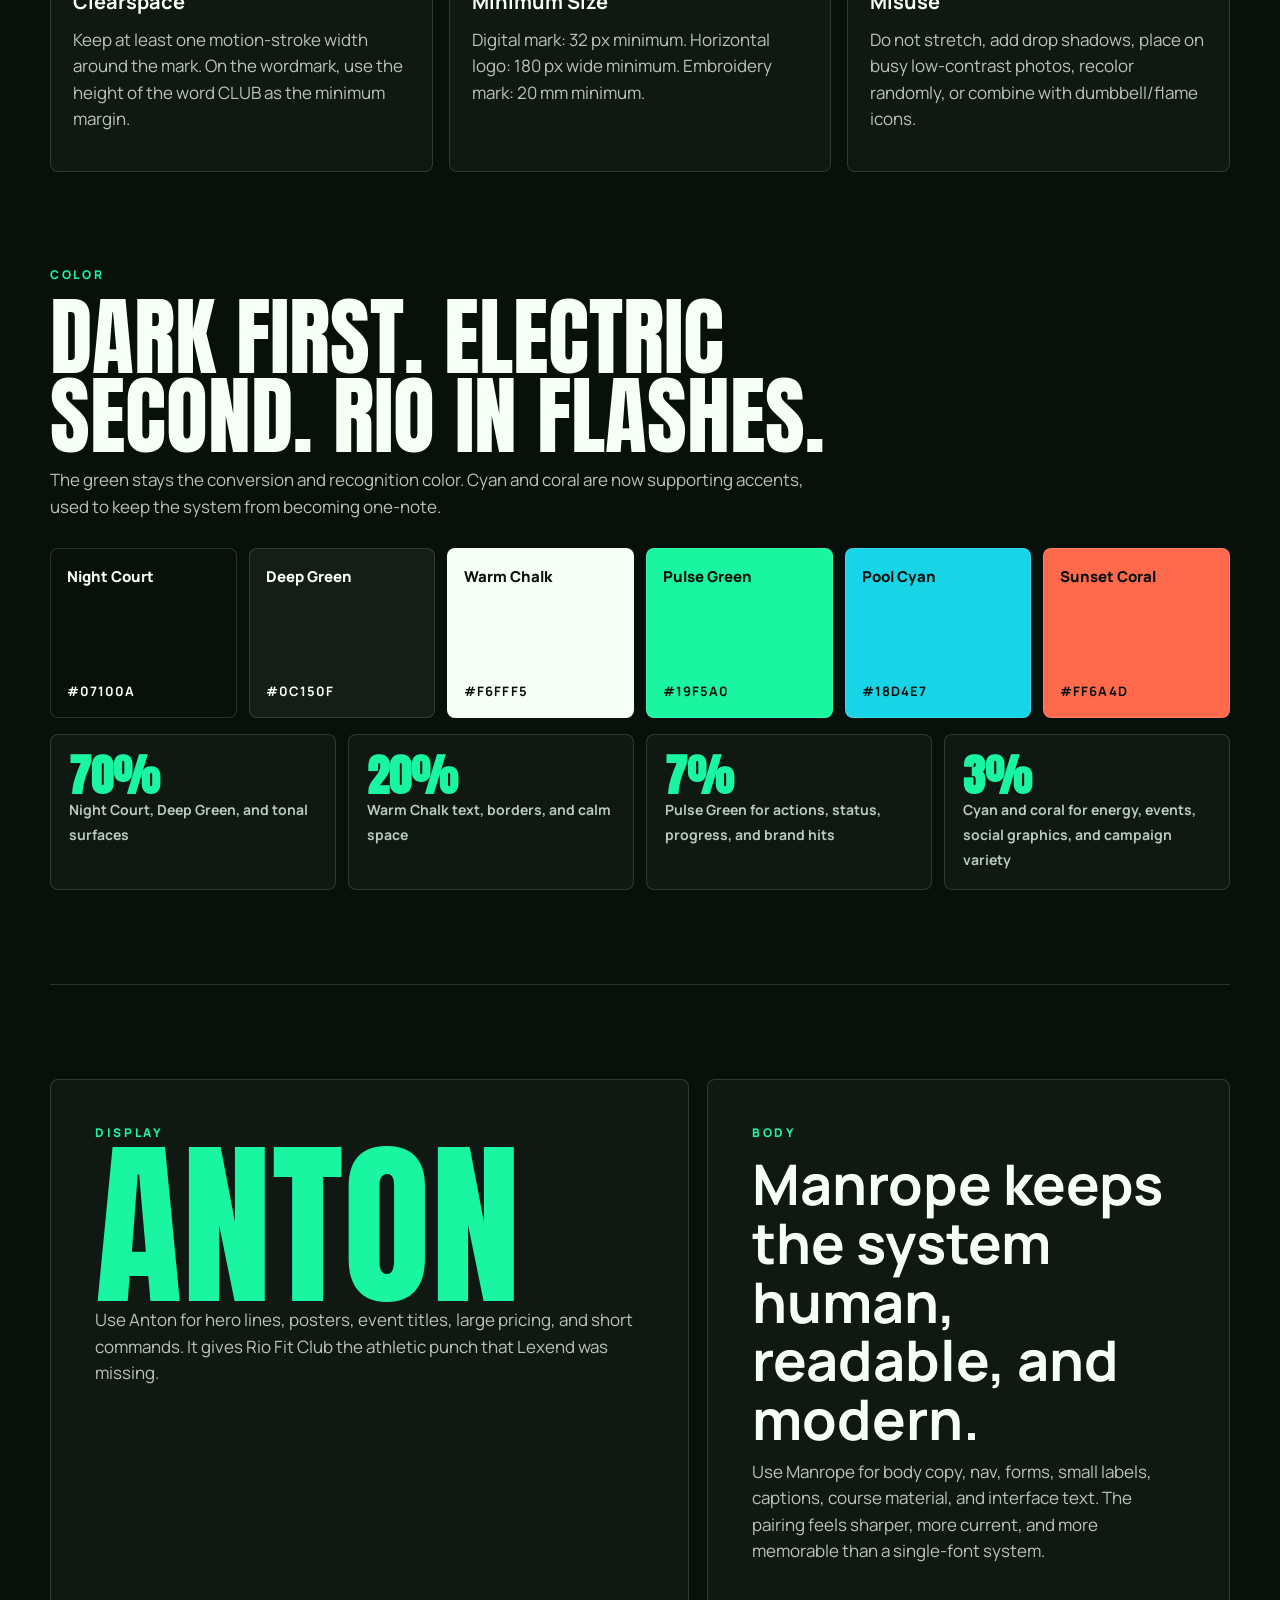
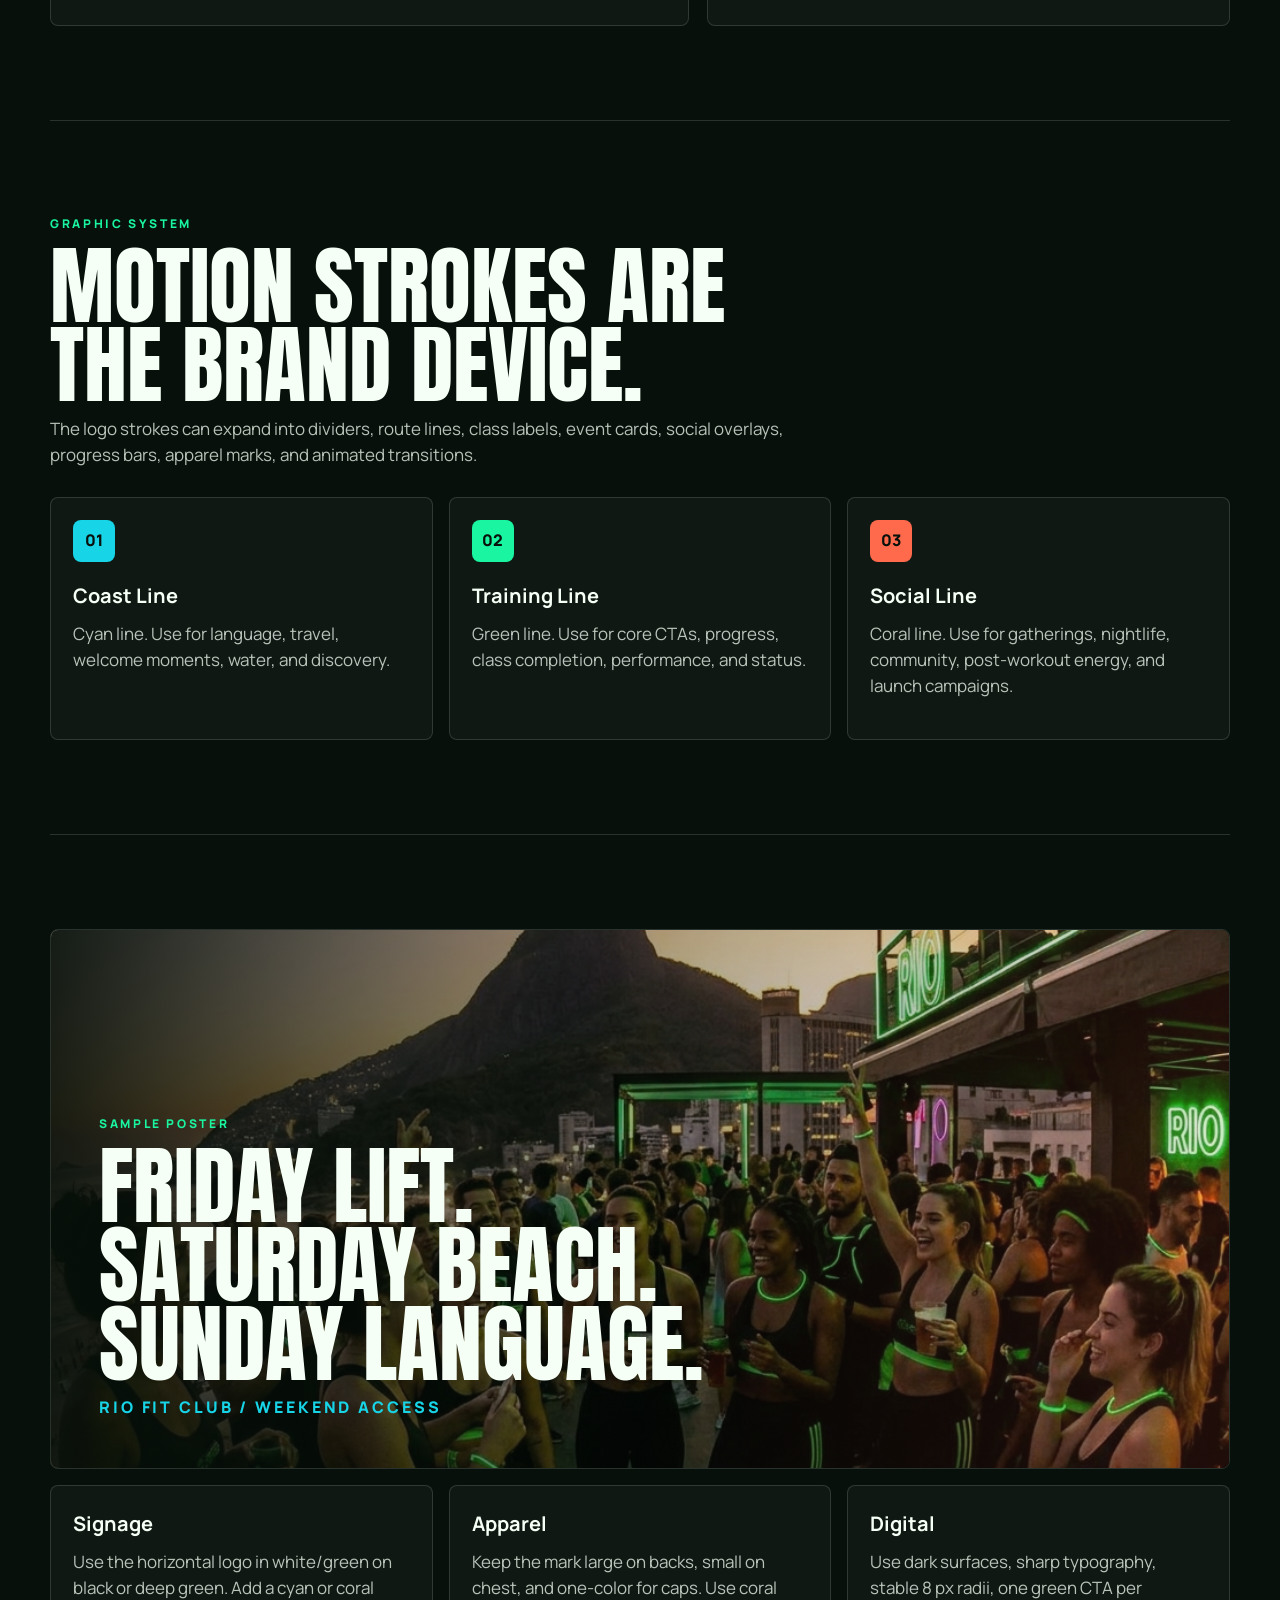
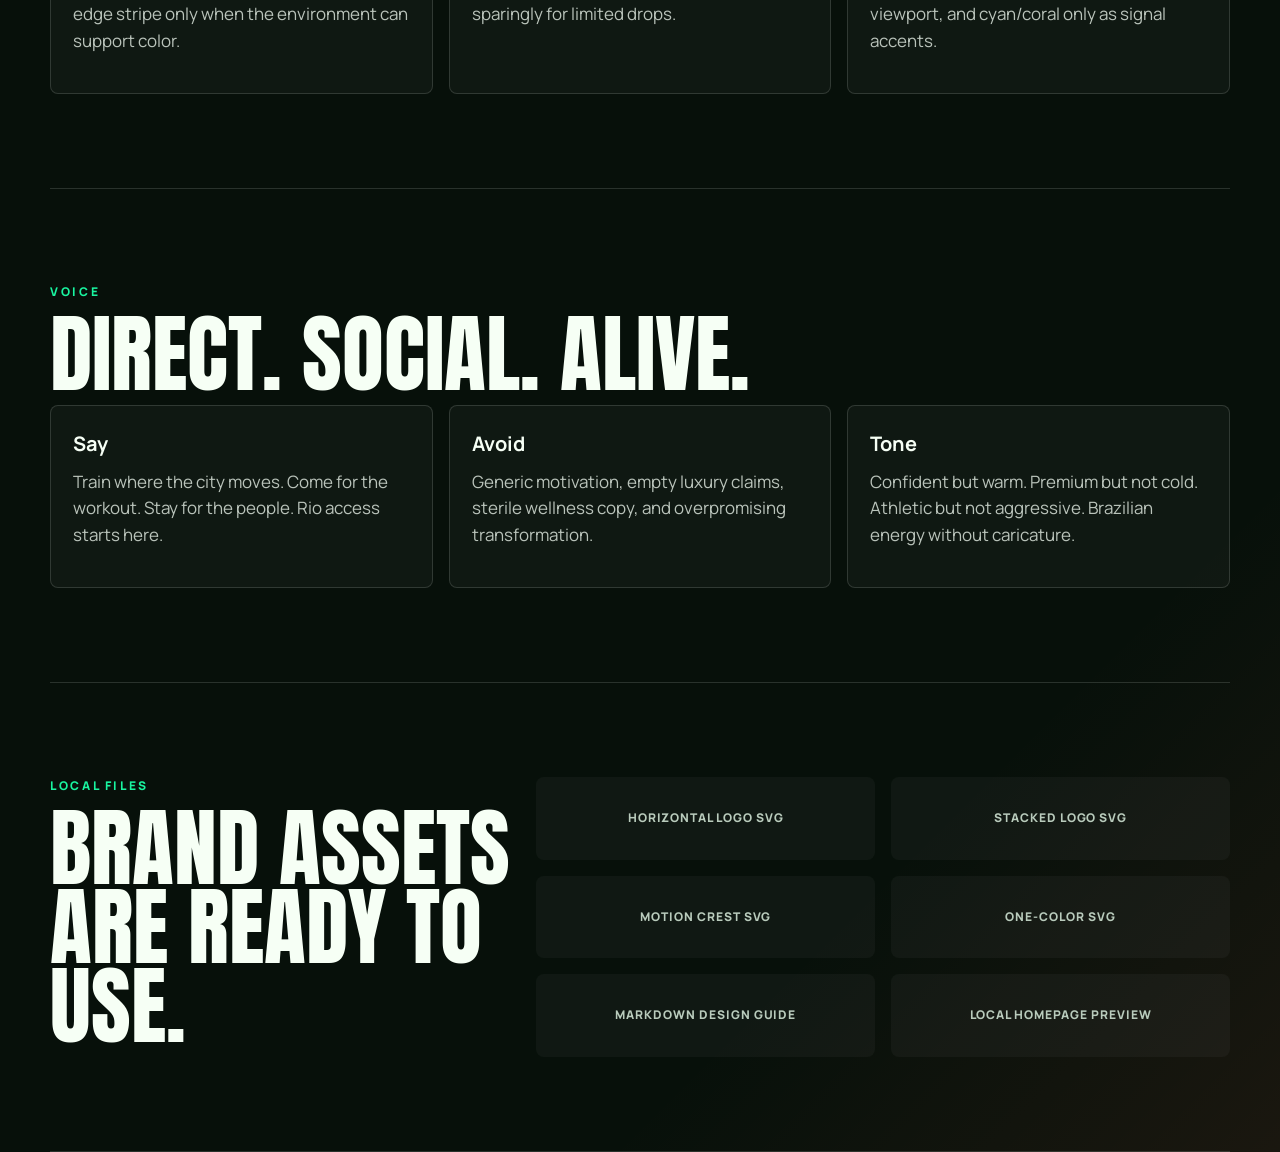
<file: riofitclub-brand-guide.html>
<!doctype html>
<html lang="en">
<head>
  <meta charset="utf-8">
  <meta name="viewport" content="width=device-width, initial-scale=1">
  <title>Rio Fit Club Brand Guide</title>
  <meta name="description" content="Official Rio Fit Club logo, brand system, colors, typography, voice, and application guide.">
  <meta name="theme-color" content="#07100A">
  <link rel="icon" type="image/svg+xml" href="/assets/brand/rfc-mark.svg">
  <link rel="preconnect" href="https://fonts.googleapis.com">
  <link rel="preconnect" href="https://fonts.gstatic.com" crossorigin>
  <link href="https://fonts.googleapis.com/css2?family=Anton&family=Manrope:wght@400;500;600;700;800;900&display=swap" rel="stylesheet">
  <link rel="stylesheet" href="/riofitclub-brand-guide.css">
</head>
<body>
  <header class="topbar">
    <a class="brand-link" href="/riofitclub-home.html" aria-label="Rio Fit Club home">
      <img src="/assets/brand/rfc-mark.svg" alt="">
      <span>RIO FIT CLUB</span>
    </a>
    <nav aria-label="Brand guide sections">
      <a href="#logo">Logo</a>
      <a href="#color">Color</a>
      <a href="#type">Type</a>
      <a href="#system">System</a>
      <a href="#voice">Voice</a>
    </nav>
  </header>

  <main>
    <section class="hero">
      <div class="hero-art">
        <img class="hero-logo" src="/assets/brand/rfc-logo-horizontal.svg" alt="Rio Fit Club horizontal logo">
        <div class="motion-lines" aria-hidden="true">
          <span></span><span></span><span></span>
        </div>
      </div>
      <div class="hero-copy">
        <p class="eyebrow">Official brand system</p>
        <h1>Train where the city moves.</h1>
        <p>Rio Fit Club is a kinetic fitness, language, and social club for people who want Rio to feel less like a destination and more like a life they can enter.</p>
      </div>
    </section>

    <section class="intro">
      <div>
        <p class="eyebrow">Strategic Position</p>
        <h2>Not a gym. Not a class. A club in motion.</h2>
      </div>
      <p>The identity should feel premium, social, athletic, and unmistakably Rio without copying local chain gyms. It avoids the obvious fitness language of dumbbells, flexed arms, shields, flames, bargain yellow, and sterile wellness minimalism. The brand signal is movement: wave, hill, track, rhythm, sweat, and language in the same system.</p>
    </section>

    <section id="logo" class="section">
      <div class="section-head">
        <p class="eyebrow">Logo</p>
        <h2>The Motion Crest</h2>
        <p>The mark combines a custom R with three Rio motion paths: coast, climb, and club rhythm. It should work as signage, app icon, shirt badge, sticker, social avatar, and event stamp.</p>
      </div>

      <div class="logo-grid">
        <article class="logo-panel large dark">
          <img src="/assets/brand/rfc-logo-horizontal.svg" alt="Rio Fit Club horizontal logo">
          <div>
            <h3>Primary Horizontal</h3>
            <p>Default for web headers, entrance signage, partnership decks, ads, and official documents.</p>
          </div>
        </article>
        <article class="logo-panel light">
          <img src="/assets/brand/rfc-mark.svg" alt="Rio Fit Club motion crest">
          <div>
            <h3>Core Mark</h3>
            <p>Use for small spaces, apparel, social icons, app tiles, wristbands, stickers, and class badges.</p>
          </div>
        </article>
        <article class="logo-panel dark">
          <img src="/assets/brand/rfc-logo-stacked.svg" alt="Rio Fit Club stacked logo">
          <div>
            <h3>Stacked Lockup</h3>
            <p>Best for posters, square crops, event backdrops, profile graphics, and premium merch.</p>
          </div>
        </article>
        <article class="logo-panel cream">
          <img src="/assets/brand/rfc-logo-one-color.svg" alt="Rio Fit Club one-color logo">
          <div>
            <h3>One-Color</h3>
            <p>Use for embroidery, engraving, stamps, monochrome print, and low-cost production.</p>
          </div>
        </article>
      </div>
    </section>

    <section class="rules">
      <article>
        <h3>Clearspace</h3>
        <p>Keep at least one motion-stroke width around the mark. On the wordmark, use the height of the word CLUB as the minimum margin.</p>
      </article>
      <article>
        <h3>Minimum Size</h3>
        <p>Digital mark: 32 px minimum. Horizontal logo: 180 px wide minimum. Embroidery mark: 20 mm minimum.</p>
      </article>
      <article>
        <h3>Misuse</h3>
        <p>Do not stretch, add drop shadows, place on busy low-contrast photos, recolor randomly, or combine with dumbbell/flame icons.</p>
      </article>
    </section>

    <section id="color" class="section">
      <div class="section-head">
        <p class="eyebrow">Color</p>
        <h2>Dark first. Electric second. Rio in flashes.</h2>
        <p>The green stays the conversion and recognition color. Cyan and coral are now supporting accents, used to keep the system from becoming one-note.</p>
      </div>

      <div class="swatches">
        <div class="swatch ink"><span>Night Court</span><strong>#07100A</strong></div>
        <div class="swatch surface"><span>Deep Green</span><strong>#0C150F</strong></div>
        <div class="swatch chalk"><span>Warm Chalk</span><strong>#F6FFF5</strong></div>
        <div class="swatch lime"><span>Pulse Green</span><strong>#19F5A0</strong></div>
        <div class="swatch cyan"><span>Pool Cyan</span><strong>#18D4E7</strong></div>
        <div class="swatch coral"><span>Sunset Coral</span><strong>#FF6A4D</strong></div>
      </div>

      <div class="color-rules">
        <div><strong>70%</strong><span>Night Court, Deep Green, and tonal surfaces</span></div>
        <div><strong>20%</strong><span>Warm Chalk text, borders, and calm space</span></div>
        <div><strong>7%</strong><span>Pulse Green for actions, status, progress, and brand hits</span></div>
        <div><strong>3%</strong><span>Cyan and coral for energy, events, social graphics, and campaign variety</span></div>
      </div>
    </section>

    <section id="type" class="section type-section">
      <div class="type-display">
        <p class="eyebrow">Display</p>
        <h2>ANTON</h2>
        <p>Use Anton for hero lines, posters, event titles, large pricing, and short commands. It gives Rio Fit Club the athletic punch that Lexend was missing.</p>
      </div>
      <div class="type-body">
        <p class="eyebrow">Body</p>
        <h3>Manrope keeps the system human, readable, and modern.</h3>
        <p>Use Manrope for body copy, nav, forms, small labels, captions, course material, and interface text. The pairing feels sharper, more current, and more memorable than a single-font system.</p>
      </div>
    </section>

    <section id="system" class="section">
      <div class="section-head">
        <p class="eyebrow">Graphic System</p>
        <h2>Motion strokes are the brand device.</h2>
        <p>The logo strokes can expand into dividers, route lines, class labels, event cards, social overlays, progress bars, apparel marks, and animated transitions.</p>
      </div>

      <div class="system-grid">
        <article>
          <span class="system-number">01</span>
          <h3>Coast Line</h3>
          <p>Cyan line. Use for language, travel, welcome moments, water, and discovery.</p>
        </article>
        <article>
          <span class="system-number">02</span>
          <h3>Training Line</h3>
          <p>Green line. Use for core CTAs, progress, class completion, performance, and status.</p>
        </article>
        <article>
          <span class="system-number">03</span>
          <h3>Social Line</h3>
          <p>Coral line. Use for gatherings, nightlife, community, post-workout energy, and launch campaigns.</p>
        </article>
      </div>
    </section>

    <section class="applications">
      <div class="poster">
        <img src="/assets/stitch-rio-fit-extra/social-gathering.png" alt="Rio Fit Club social gathering">
        <div>
          <p class="eyebrow">Sample Poster</p>
          <h2>Friday lift. Saturday beach. Sunday language.</h2>
          <span>RIO FIT CLUB / WEEKEND ACCESS</span>
        </div>
      </div>
      <div class="app-grid">
        <article>
          <h3>Signage</h3>
          <p>Use the horizontal logo in white/green on black or deep green. Add a cyan or coral edge stripe only when the environment can support color.</p>
        </article>
        <article>
          <h3>Apparel</h3>
          <p>Keep the mark large on backs, small on chest, and one-color for caps. Use coral sparingly for limited drops.</p>
        </article>
        <article>
          <h3>Digital</h3>
          <p>Use dark surfaces, sharp typography, stable 8 px radii, one green CTA per viewport, and cyan/coral only as signal accents.</p>
        </article>
      </div>
    </section>

    <section id="voice" class="section voice">
      <div>
        <p class="eyebrow">Voice</p>
        <h2>Direct. Social. Alive.</h2>
      </div>
      <div class="voice-grid">
        <article>
          <h3>Say</h3>
          <p>Train where the city moves. Come for the workout. Stay for the people. Rio access starts here.</p>
        </article>
        <article>
          <h3>Avoid</h3>
          <p>Generic motivation, empty luxury claims, sterile wellness copy, and overpromising transformation.</p>
        </article>
        <article>
          <h3>Tone</h3>
          <p>Confident but warm. Premium but not cold. Athletic but not aggressive. Brazilian energy without caricature.</p>
        </article>
      </div>
    </section>

    <section class="asset-links">
      <div>
        <p class="eyebrow">Local Files</p>
        <h2>Brand assets are ready to use.</h2>
      </div>
      <div class="download-grid">
        <a href="/assets/brand/rfc-logo-horizontal.svg">Horizontal logo SVG</a>
        <a href="/assets/brand/rfc-logo-stacked.svg">Stacked logo SVG</a>
        <a href="/assets/brand/rfc-mark.svg">Motion crest SVG</a>
        <a href="/assets/brand/rfc-logo-one-color.svg">One-color SVG</a>
        <a href="/RIOFITCLUB-DESIGN-GUIDE.md">Markdown design guide</a>
        <a href="/riofitclub-home.html">Local homepage preview</a>
      </div>
    </section>
  </main>
</body>
</html>
</file>
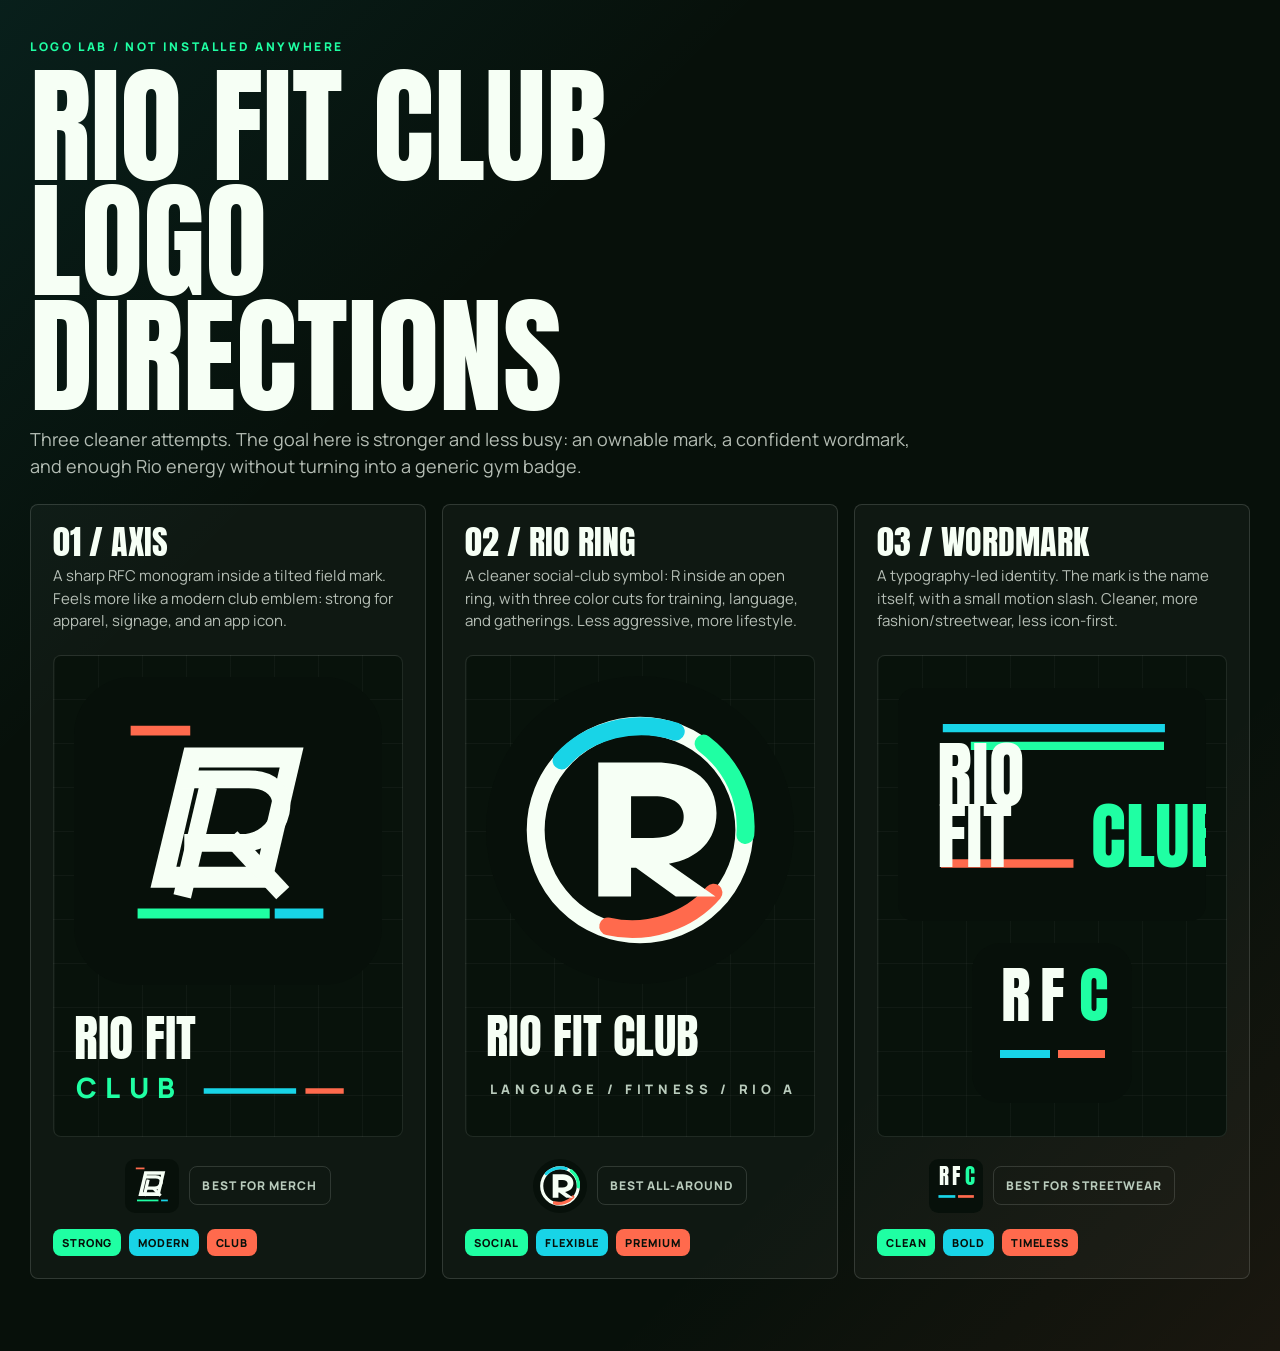
<file: riofitclub-logo-lab.html>
<!doctype html>
<html lang="en">
<head>
  <meta charset="utf-8">
  <meta name="viewport" content="width=device-width, initial-scale=1">
  <title>Rio Fit Club Logo Lab</title>
  <meta name="theme-color" content="#07100A">
  <link rel="preconnect" href="https://fonts.googleapis.com">
  <link rel="preconnect" href="https://fonts.gstatic.com" crossorigin>
  <link href="https://fonts.googleapis.com/css2?family=Anton&family=Manrope:wght@500;700;800;900&display=swap" rel="stylesheet">
  <style>
    :root {
      --night: #07100a;
      --deep: #0c150f;
      --panel: #111c14;
      --line: #2d3730;
      --chalk: #f6fff5;
      --muted: #b9cbbc;
      --green: #1fffa3;
      --cyan: #18d4e7;
      --coral: #ff6a4d;
    }
    * { box-sizing: border-box; }
    html { background: var(--night); }
    body {
      margin: 0;
      min-height: 100vh;
      color: var(--chalk);
      background:
        linear-gradient(135deg, rgba(24, 212, 231, .08), transparent 34rem),
        linear-gradient(315deg, rgba(255, 106, 77, .08), transparent 30rem),
        var(--night);
      font-family: Manrope, system-ui, sans-serif;
    }
    main {
      width: min(1220px, calc(100% - 32px));
      margin: 0 auto;
      padding: 38px 0 72px;
    }
    .intro {
      max-width: 900px;
      margin-bottom: 24px;
    }
    .eyebrow {
      margin: 0 0 12px;
      color: var(--green);
      font-size: 12px;
      font-weight: 900;
      letter-spacing: .22em;
      text-transform: uppercase;
    }
    h1, h2, h3, p { margin-top: 0; }
    h1, h2 {
      font-family: Anton, Impact, sans-serif;
      font-weight: 400;
      line-height: .9;
      letter-spacing: 0;
      text-transform: uppercase;
    }
    h1 {
      max-width: 780px;
      margin-bottom: 12px;
      font-size: clamp(64px, 10vw, 138px);
    }
    p {
      color: rgba(246, 255, 245, .72);
      font-size: 18px;
      line-height: 1.5;
    }
    .logo-board {
      display: grid;
      grid-template-columns: repeat(3, minmax(0, 1fr));
      gap: 16px;
    }
    .card {
      min-height: 650px;
      display: grid;
      grid-template-rows: auto 1fr auto;
      gap: 22px;
      padding: 22px;
      border: 1px solid rgba(246, 255, 245, .14);
      border-radius: 8px;
      background: rgba(255, 255, 255, .035);
    }
    .stage {
      display: grid;
      place-items: center;
      min-height: 360px;
      padding: 20px;
      border: 1px solid rgba(246, 255, 245, .1);
      border-radius: 8px;
      background:
        linear-gradient(90deg, rgba(246,255,245,.035) 1px, transparent 1px),
        linear-gradient(0deg, rgba(246,255,245,.035) 1px, transparent 1px),
        #08120b;
      background-size: 44px 44px;
    }
    .logo-stack {
      display: grid;
      gap: 22px;
      justify-items: center;
    }
    svg { max-width: 100%; height: auto; }
    .mini-row {
      display: flex;
      gap: 10px;
      align-items: center;
      justify-content: center;
    }
    .mini-row svg {
      width: 54px;
      height: 54px;
    }
    .card h2 {
      margin-bottom: 8px;
      font-size: 34px;
    }
    .card p {
      margin-bottom: 0;
      font-size: 15px;
    }
    .fit-note {
      display: flex;
      flex-wrap: wrap;
      gap: 8px;
      margin-top: 16px;
    }
    .fit-note span {
      padding: 6px 9px;
      color: var(--night);
      background: var(--green);
      border-radius: 8px;
      font-size: 11px;
      font-weight: 900;
      letter-spacing: .08em;
      text-transform: uppercase;
    }
    .fit-note span:nth-child(2) { background: var(--cyan); }
    .fit-note span:nth-child(3) { background: var(--coral); }
    .dark-chip {
      padding: 10px 12px;
      border: 1px solid rgba(246, 255, 245, .14);
      border-radius: 8px;
      color: var(--muted);
      font-size: 12px;
      font-weight: 800;
      letter-spacing: .09em;
      text-transform: uppercase;
    }
    @media (max-width: 980px) {
      .logo-board { grid-template-columns: 1fr; }
      .card { min-height: auto; }
    }
  </style>
</head>
<body>
  <main>
    <section class="intro">
      <p class="eyebrow">Logo lab / not installed anywhere</p>
      <h1>Rio Fit Club Logo Directions</h1>
      <p>Three cleaner attempts. The goal here is stronger and less busy: an ownable mark, a confident wordmark, and enough Rio energy without turning into a generic gym badge.</p>
    </section>

    <section class="logo-board" aria-label="Rio Fit Club logo options">
      <article class="card">
        <div>
          <h2>01 / Axis</h2>
          <p>A sharp RFC monogram inside a tilted field mark. Feels more like a modern club emblem: strong for apparel, signage, and an app icon.</p>
        </div>
        <div class="stage">
          <div class="logo-stack">
            <svg width="310" height="310" viewBox="0 0 310 310" fill="none" xmlns="http://www.w3.org/2000/svg" role="img" aria-label="Rio Fit Club Axis mark">
              <rect width="310" height="310" rx="58" fill="#07100A"/>
              <path d="M77 212L111 71H231L198 212H77Z" fill="#F6FFF5"/>
              <path d="M103 191L126 91H207L184 191H103Z" fill="#07100A"/>
              <path d="M120 167H169C189 167 204 154 208 136C212 116 199 103 176 103H118" stroke="#F6FFF5" stroke-width="18" stroke-linecap="square" stroke-linejoin="miter"/>
              <path d="M111 212L133 119" stroke="#F6FFF5" stroke-width="18" stroke-linecap="square"/>
              <path d="M164 168L204 211" stroke="#F6FFF5" stroke-width="18" stroke-linecap="square"/>
              <path d="M69 238H192" stroke="#1FFFA3" stroke-width="10" stroke-linecap="square"/>
              <path d="M207 238H246" stroke="#18D4E7" stroke-width="10" stroke-linecap="square"/>
              <path d="M62 54H112" stroke="#FF6A4D" stroke-width="10" stroke-linecap="square"/>
            </svg>
            <svg width="330" height="116" viewBox="0 0 330 116" fill="none" xmlns="http://www.w3.org/2000/svg" role="img" aria-label="Rio Fit Club Axis wordmark">
              <text x="0" y="56" fill="#F6FFF5" font-family="Anton, Impact, sans-serif" font-size="54" letter-spacing="0">RIO FIT</text>
              <text x="2" y="98" fill="#1FFFA3" font-family="Manrope, Arial, sans-serif" font-size="30" font-weight="900" letter-spacing="9">CLUB</text>
              <path d="M139 90H238" stroke="#18D4E7" stroke-width="6"/>
              <path d="M248 90H289" stroke="#FF6A4D" stroke-width="6"/>
            </svg>
          </div>
        </div>
        <div>
          <div class="mini-row">
            <svg viewBox="0 0 310 310" fill="none" xmlns="http://www.w3.org/2000/svg"><rect width="310" height="310" rx="58" fill="#07100A"/><path d="M77 212L111 71H231L198 212H77Z" fill="#F6FFF5"/><path d="M103 191L126 91H207L184 191H103Z" fill="#07100A"/><path d="M120 167H169C189 167 204 154 208 136C212 116 199 103 176 103H118" stroke="#F6FFF5" stroke-width="18"/><path d="M111 212L133 119" stroke="#F6FFF5" stroke-width="18"/><path d="M164 168L204 211" stroke="#F6FFF5" stroke-width="18"/><path d="M69 238H192" stroke="#1FFFA3" stroke-width="10"/><path d="M207 238H246" stroke="#18D4E7" stroke-width="10"/><path d="M62 54H112" stroke="#FF6A4D" stroke-width="10"/></svg>
            <span class="dark-chip">Best for merch</span>
          </div>
          <div class="fit-note"><span>Strong</span><span>Modern</span><span>Club</span></div>
        </div>
      </article>

      <article class="card">
        <div>
          <h2>02 / Rio Ring</h2>
          <p>A cleaner social-club symbol: R inside an open ring, with three color cuts for training, language, and gatherings. Less aggressive, more lifestyle.</p>
        </div>
        <div class="stage">
          <div class="logo-stack">
            <svg width="310" height="310" viewBox="0 0 310 310" fill="none" xmlns="http://www.w3.org/2000/svg" role="img" aria-label="Rio Fit Club Rio Ring mark">
              <rect width="310" height="310" rx="155" fill="#07100A"/>
              <circle cx="155" cy="155" r="105" stroke="#F6FFF5" stroke-width="18"/>
              <path d="M76 85C104 54 150 43 191 56" stroke="#18D4E7" stroke-width="18" stroke-linecap="round"/>
              <path d="M219 68C248 90 264 124 261 160" stroke="#1FFFA3" stroke-width="18" stroke-linecap="round"/>
              <path d="M229 218C204 247 162 261 123 252" stroke="#FF6A4D" stroke-width="18" stroke-linecap="round"/>
              <path d="M113 222V87H172C209 87 232 107 232 138C232 165 214 184 184 189L231 222H191L151 193H146V222H113Z" fill="#F6FFF5"/>
              <path d="M146 121V163H168C187 163 199 155 199 142C199 129 188 121 169 121H146Z" fill="#07100A"/>
            </svg>
            <svg width="330" height="118" viewBox="0 0 330 118" fill="none" xmlns="http://www.w3.org/2000/svg" role="img" aria-label="Rio Fit Club Rio Ring wordmark">
              <text x="0" y="54" fill="#F6FFF5" font-family="Anton, Impact, sans-serif" font-size="50" letter-spacing="0">RIO FIT CLUB</text>
              <text x="4" y="94" fill="#B9CBBC" font-family="Manrope, Arial, sans-serif" font-size="14" font-weight="900" letter-spacing="5">LANGUAGE / FITNESS / RIO ACCESS</text>
            </svg>
          </div>
        </div>
        <div>
          <div class="mini-row">
            <svg viewBox="0 0 310 310" fill="none" xmlns="http://www.w3.org/2000/svg"><rect width="310" height="310" rx="155" fill="#07100A"/><circle cx="155" cy="155" r="105" stroke="#F6FFF5" stroke-width="18"/><path d="M76 85C104 54 150 43 191 56" stroke="#18D4E7" stroke-width="18" stroke-linecap="round"/><path d="M219 68C248 90 264 124 261 160" stroke="#1FFFA3" stroke-width="18" stroke-linecap="round"/><path d="M229 218C204 247 162 261 123 252" stroke="#FF6A4D" stroke-width="18" stroke-linecap="round"/><path d="M113 222V87H172C209 87 232 107 232 138C232 165 214 184 184 189L231 222H191L151 193H146V222H113Z" fill="#F6FFF5"/><path d="M146 121V163H168C187 163 199 155 199 142C199 129 188 121 169 121H146Z" fill="#07100A"/></svg>
            <span class="dark-chip">Best all-around</span>
          </div>
          <div class="fit-note"><span>Social</span><span>Flexible</span><span>Premium</span></div>
        </div>
      </article>

      <article class="card">
        <div>
          <h2>03 / Wordmark</h2>
          <p>A typography-led identity. The mark is the name itself, with a small motion slash. Cleaner, more fashion/streetwear, less icon-first.</p>
        </div>
        <div class="stage">
          <div class="logo-stack">
            <svg width="330" height="250" viewBox="0 0 330 250" fill="none" xmlns="http://www.w3.org/2000/svg" role="img" aria-label="Rio Fit Club bold wordmark">
              <rect width="330" height="250" rx="18" fill="#07100A"/>
              <path d="M48 43H286" stroke="#18D4E7" stroke-width="9"/>
              <path d="M78 62H285" stroke="#1FFFA3" stroke-width="9"/>
              <path d="M46 188H188" stroke="#FF6A4D" stroke-width="9"/>
              <text x="42" y="126" fill="#F6FFF5" font-family="Anton, Impact, sans-serif" font-size="78" letter-spacing="0">RIO</text>
              <text x="42" y="192" fill="#F6FFF5" font-family="Anton, Impact, sans-serif" font-size="78" letter-spacing="0">FIT</text>
              <text x="207" y="192" fill="#1FFFA3" font-family="Anton, Impact, sans-serif" font-size="78" letter-spacing="0">CLUB</text>
            </svg>
            <svg width="160" height="160" viewBox="0 0 160 160" fill="none" xmlns="http://www.w3.org/2000/svg" role="img" aria-label="Rio Fit Club wordmark icon">
              <rect width="160" height="160" rx="28" fill="#07100A"/>
              <text x="29" y="78" fill="#F6FFF5" font-family="Anton, Impact, sans-serif" font-size="62">R</text>
              <text x="68" y="78" fill="#F6FFF5" font-family="Anton, Impact, sans-serif" font-size="62">F</text>
              <text x="107" y="78" fill="#1FFFA3" font-family="Anton, Impact, sans-serif" font-size="62">C</text>
              <path d="M28 111H78" stroke="#18D4E7" stroke-width="8"/>
              <path d="M86 111H133" stroke="#FF6A4D" stroke-width="8"/>
            </svg>
          </div>
        </div>
        <div>
          <div class="mini-row">
            <svg viewBox="0 0 160 160" fill="none" xmlns="http://www.w3.org/2000/svg"><rect width="160" height="160" rx="28" fill="#07100A"/><text x="29" y="78" fill="#F6FFF5" font-family="Anton, Impact, sans-serif" font-size="62">R</text><text x="68" y="78" fill="#F6FFF5" font-family="Anton, Impact, sans-serif" font-size="62">F</text><text x="107" y="78" fill="#1FFFA3" font-family="Anton, Impact, sans-serif" font-size="62">C</text><path d="M28 111H78" stroke="#18D4E7" stroke-width="8"/><path d="M86 111H133" stroke="#FF6A4D" stroke-width="8"/></svg>
            <span class="dark-chip">Best for streetwear</span>
          </div>
          <div class="fit-note"><span>Clean</span><span>Bold</span><span>Timeless</span></div>
        </div>
      </article>
    </section>
  </main>
</body>
</html>
</file>
<file: riofitclub-brand-guide.css>
:root {
  --night: #07100a;
  --deep: #0c150f;
  --surface: #141e17;
  --surface-high: #232c25;
  --line: #3b4a3f;
  --chalk: #f6fff5;
  --muted: #b9cbbc;
  --green: #19f5a0;
  --green-hot: #53ffab;
  --cyan: #18d4e7;
  --coral: #ff6a4d;
  --ease-out: cubic-bezier(.23, 1, .32, 1);
}

* { box-sizing: border-box; }
html { background: var(--night); scroll-behavior: smooth; }
body {
  margin: 0;
  color: var(--chalk);
  background:
    linear-gradient(135deg, rgba(24, 212, 231, .09), transparent 34rem),
    linear-gradient(315deg, rgba(255, 106, 77, .08), transparent 30rem),
    var(--night);
  font-family: Manrope, system-ui, sans-serif;
  line-height: 1.55;
  -webkit-font-smoothing: antialiased;
}

img { max-width: 100%; display: block; }
a { color: inherit; }

.topbar {
  position: sticky;
  top: 0;
  z-index: 10;
  display: flex;
  align-items: center;
  justify-content: space-between;
  gap: 24px;
  padding: 14px clamp(16px, 4vw, 40px);
  background: rgba(7, 16, 10, .82);
  border-bottom: 1px solid rgba(246, 255, 245, .12);
  backdrop-filter: blur(16px);
}

.brand-link {
  display: inline-flex;
  align-items: center;
  gap: 12px;
  color: var(--chalk);
  text-decoration: none;
  font-family: Anton, Impact, sans-serif;
  letter-spacing: .04em;
}

.brand-link img { width: 40px; height: 40px; }

.topbar nav {
  display: flex;
  flex-wrap: wrap;
  gap: 6px;
}

.topbar nav a,
.download-grid a {
  min-height: 36px;
  display: inline-flex;
  align-items: center;
  padding: 8px 12px;
  color: var(--muted);
  text-decoration: none;
  border: 1px solid transparent;
  border-radius: 8px;
  font-size: 12px;
  font-weight: 900;
  letter-spacing: .08em;
  text-transform: uppercase;
  transition: color 160ms var(--ease-out), border-color 160ms var(--ease-out), background 160ms var(--ease-out), transform 140ms var(--ease-out);
}

.topbar nav a:hover,
.download-grid a:hover {
  color: var(--green);
  border-color: rgba(25, 245, 160, .38);
  background: rgba(25, 245, 160, .08);
  transform: translateY(-1px);
}

main {
  width: min(1180px, calc(100% - 32px));
  margin: 0 auto;
}

.hero {
  min-height: 86vh;
  display: grid;
  grid-template-rows: minmax(260px, 1fr) auto;
  gap: 36px;
  padding: clamp(32px, 6vw, 70px) 0 48px;
  border-bottom: 1px solid rgba(246, 255, 245, .14);
}

.hero-art {
  position: relative;
  display: grid;
  place-items: center;
  overflow: hidden;
  border: 1px solid rgba(246, 255, 245, .14);
  border-radius: 8px;
  min-height: 430px;
  background:
    linear-gradient(90deg, rgba(246,255,245,.04) 1px, transparent 1px),
    linear-gradient(0deg, rgba(246,255,245,.035) 1px, transparent 1px),
    var(--deep);
  background-size: 56px 56px;
}

.hero-logo {
  width: min(920px, 86%);
  position: relative;
  z-index: 1;
  filter: drop-shadow(0 30px 80px rgba(0, 0, 0, .44));
}

.motion-lines {
  position: absolute;
  inset: auto 0 12% 0;
  display: grid;
  gap: 18px;
  transform: rotate(-8deg);
  opacity: .8;
}

.motion-lines span {
  height: 10px;
  border-radius: 999px;
  transform-origin: left;
}

.motion-lines span:nth-child(1) { width: 58%; background: var(--cyan); margin-left: 6%; }
.motion-lines span:nth-child(2) { width: 76%; background: var(--green); margin-left: 18%; }
.motion-lines span:nth-child(3) { width: 48%; background: var(--coral); margin-left: 42%; }

.hero-copy {
  max-width: 900px;
}

.eyebrow {
  margin: 0 0 12px;
  color: var(--green);
  font-size: 12px;
  font-weight: 900;
  letter-spacing: .22em;
  text-transform: uppercase;
}

h1, h2, h3, p { margin-top: 0; }
h1, h2 {
  font-family: Anton, Impact, sans-serif;
  font-weight: 400;
  text-transform: uppercase;
  letter-spacing: 0;
}

h1 {
  margin-bottom: 16px;
  font-size: clamp(62px, 11vw, 164px);
  line-height: .86;
}

h2 {
  margin-bottom: 12px;
  font-size: clamp(38px, 7vw, 86px);
  line-height: .92;
}

h3 {
  margin-bottom: 10px;
  color: var(--chalk);
  font-size: 20px;
}

p {
  color: rgba(246, 255, 245, .74);
  font-size: 17px;
}

.hero-copy p:last-child {
  max-width: 760px;
  font-size: clamp(20px, 2.4vw, 31px);
  line-height: 1.24;
}

.intro,
.section,
.applications,
.asset-links {
  padding: clamp(54px, 8vw, 94px) 0;
  border-bottom: 1px solid rgba(246, 255, 245, .14);
}

.intro {
  display: grid;
  grid-template-columns: .95fr 1.05fr;
  gap: clamp(24px, 5vw, 56px);
  align-items: start;
}

.section-head {
  max-width: 780px;
  margin-bottom: 28px;
}

.logo-grid {
  display: grid;
  grid-template-columns: repeat(2, minmax(0, 1fr));
  gap: 16px;
}

.logo-panel,
.rules article,
.system-grid article,
.app-grid article,
.voice-grid article {
  border: 1px solid rgba(246, 255, 245, .14);
  border-radius: 8px;
  padding: 22px;
  background: rgba(255, 255, 255, .035);
}

.logo-panel {
  display: grid;
  gap: 18px;
  align-content: space-between;
  min-height: 340px;
}

.logo-panel.large { grid-column: span 2; }
.logo-panel.dark { background: #07100a; }
.logo-panel.light { background: var(--surface); }
.logo-panel.cream { background: var(--chalk); color: var(--night); }
.logo-panel.cream p,
.logo-panel.cream h3 { color: var(--night); }
.logo-panel img {
  width: 100%;
  max-height: 260px;
  object-fit: contain;
}

.rules,
.system-grid,
.app-grid,
.voice-grid,
.download-grid {
  display: grid;
  grid-template-columns: repeat(3, minmax(0, 1fr));
  gap: 16px;
}

.swatches {
  display: grid;
  grid-template-columns: repeat(6, minmax(0, 1fr));
  gap: 12px;
}

.swatch {
  min-height: 170px;
  display: flex;
  flex-direction: column;
  justify-content: space-between;
  padding: 16px;
  border: 1px solid rgba(246, 255, 245, .14);
  border-radius: 8px;
  font-weight: 900;
}

.swatch span { font-size: 15px; }
.swatch strong { font-size: 13px; letter-spacing: .08em; }
.swatch.ink { background: var(--night); }
.swatch.surface { background: var(--surface); }
.swatch.chalk { background: var(--chalk); color: var(--night); }
.swatch.lime { background: var(--green); color: var(--night); }
.swatch.cyan { background: var(--cyan); color: var(--night); }
.swatch.coral { background: var(--coral); color: var(--night); }

.color-rules {
  display: grid;
  grid-template-columns: repeat(4, minmax(0, 1fr));
  gap: 12px;
  margin-top: 16px;
}

.color-rules div {
  padding: 18px;
  border: 1px solid rgba(246, 255, 245, .14);
  border-radius: 8px;
  background: rgba(255, 255, 255, .035);
}

.color-rules strong {
  display: block;
  color: var(--green);
  font-family: Anton, Impact, sans-serif;
  font-size: 44px;
  line-height: 1;
}

.color-rules span {
  color: var(--muted);
  font-size: 14px;
  font-weight: 700;
}

.type-section {
  display: grid;
  grid-template-columns: 1.1fr .9fr;
  gap: 18px;
}

.type-display,
.type-body {
  padding: clamp(24px, 5vw, 44px);
  border: 1px solid rgba(246, 255, 245, .14);
  border-radius: 8px;
  background: rgba(255, 255, 255, .035);
}

.type-display h2 {
  color: var(--green);
  font-size: clamp(86px, 16vw, 180px);
  line-height: .78;
}

.type-body h3 {
  max-width: 580px;
  font-size: clamp(32px, 5vw, 56px);
  line-height: 1.05;
}

.system-number {
  display: inline-grid;
  place-items: center;
  width: 42px;
  height: 42px;
  margin-bottom: 18px;
  color: var(--night);
  background: var(--green);
  border-radius: 8px;
  font-weight: 900;
}

.system-grid article:nth-child(1) .system-number { background: var(--cyan); }
.system-grid article:nth-child(3) .system-number { background: var(--coral); }

.poster {
  position: relative;
  min-height: 540px;
  display: grid;
  align-items: end;
  overflow: hidden;
  border-radius: 8px;
  border: 1px solid rgba(246, 255, 245, .14);
  margin-bottom: 16px;
}

.poster img {
  position: absolute;
  inset: 0;
  width: 100%;
  height: 100%;
  object-fit: cover;
}

.poster::after {
  content: "";
  position: absolute;
  inset: 0;
  background: linear-gradient(90deg, rgba(7, 16, 10, .92), rgba(7, 16, 10, .34), rgba(255, 106, 77, .12));
}

.poster > div {
  position: relative;
  z-index: 1;
  max-width: 740px;
  padding: clamp(24px, 5vw, 48px);
}

.poster span {
  color: var(--cyan);
  font-weight: 900;
  letter-spacing: .18em;
}

.asset-links {
  display: grid;
  grid-template-columns: .8fr 1.2fr;
  gap: 24px;
}

.download-grid { grid-template-columns: repeat(2, minmax(0, 1fr)); }
.download-grid a {
  justify-content: center;
  min-height: 54px;
  background: rgba(255, 255, 255, .035);
}

@media (max-width: 880px) {
  .topbar { align-items: flex-start; flex-direction: column; }
  .intro,
  .logo-grid,
  .rules,
  .swatches,
  .color-rules,
  .type-section,
  .system-grid,
  .app-grid,
  .voice-grid,
  .asset-links,
  .download-grid {
    grid-template-columns: 1fr;
  }
  .logo-panel.large { grid-column: auto; }
  .hero-art { min-height: 320px; }
  p { font-size: 16px; }
}
</file>
